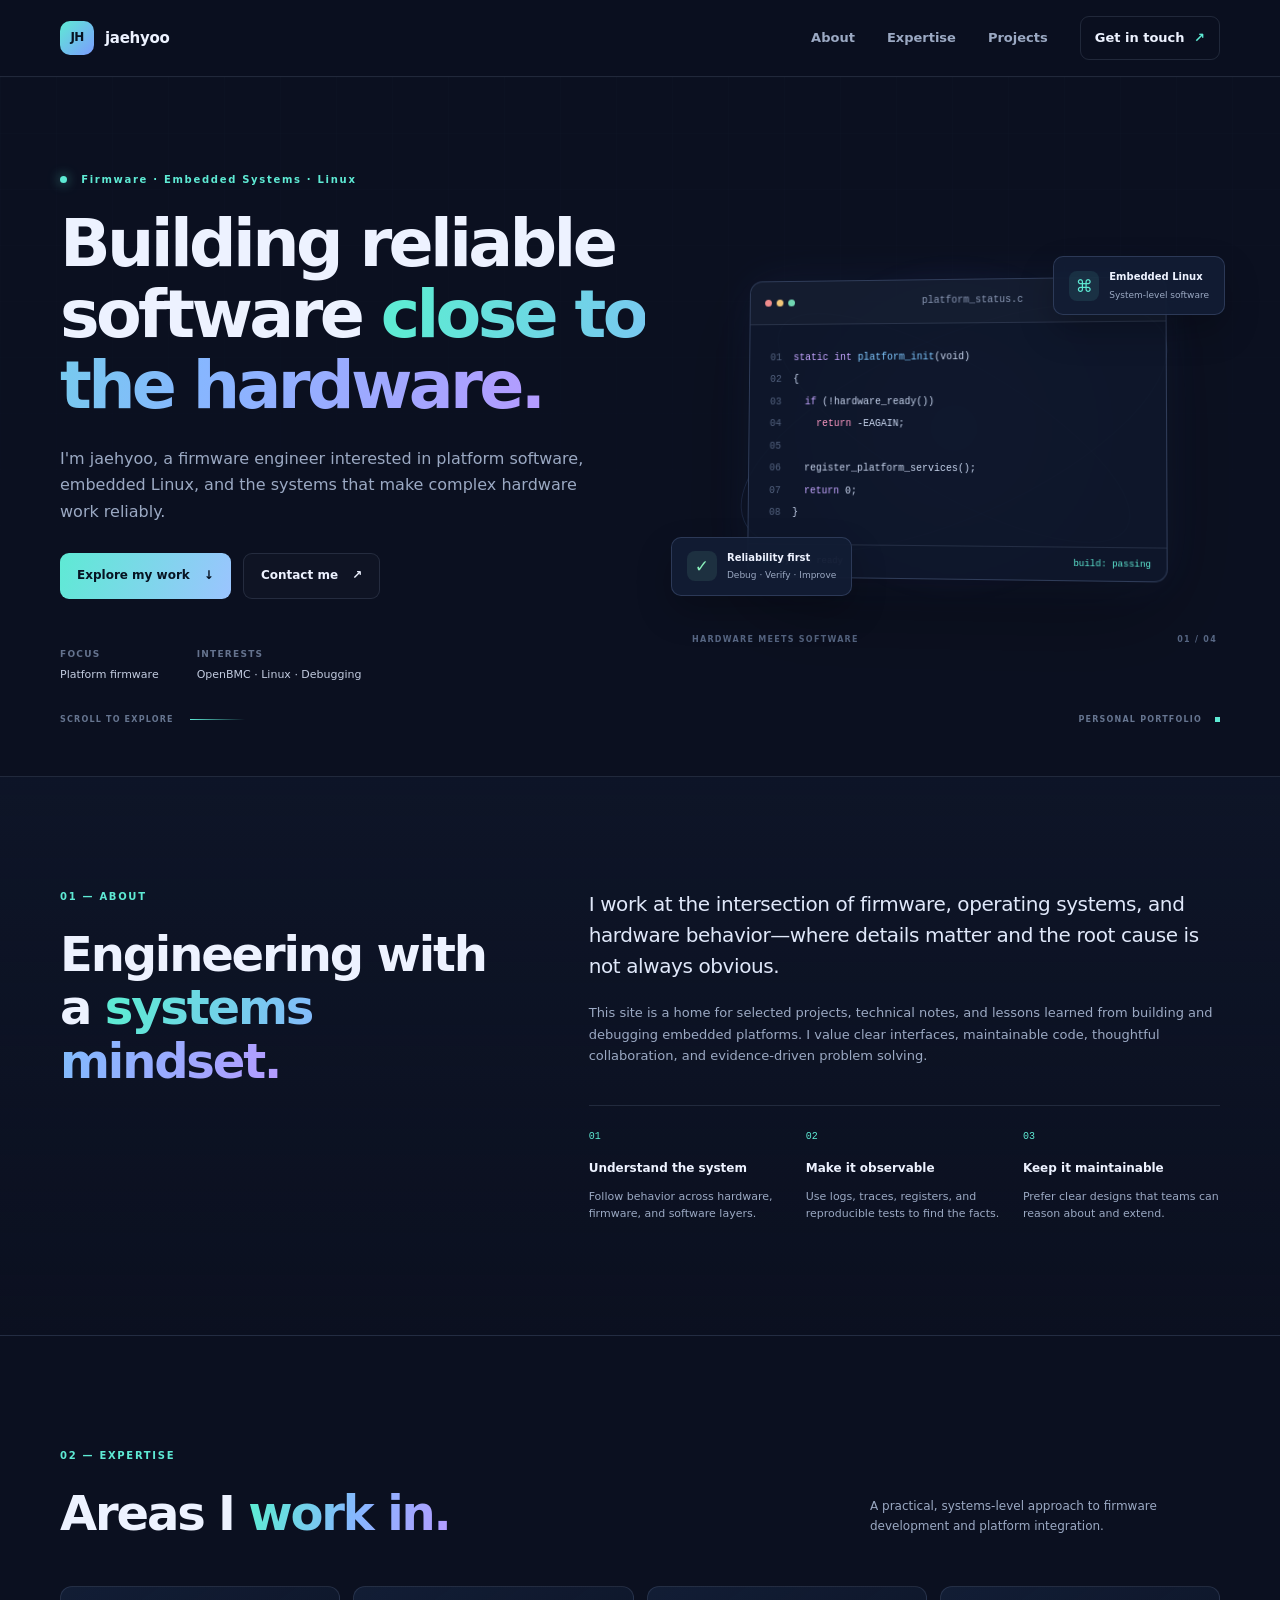
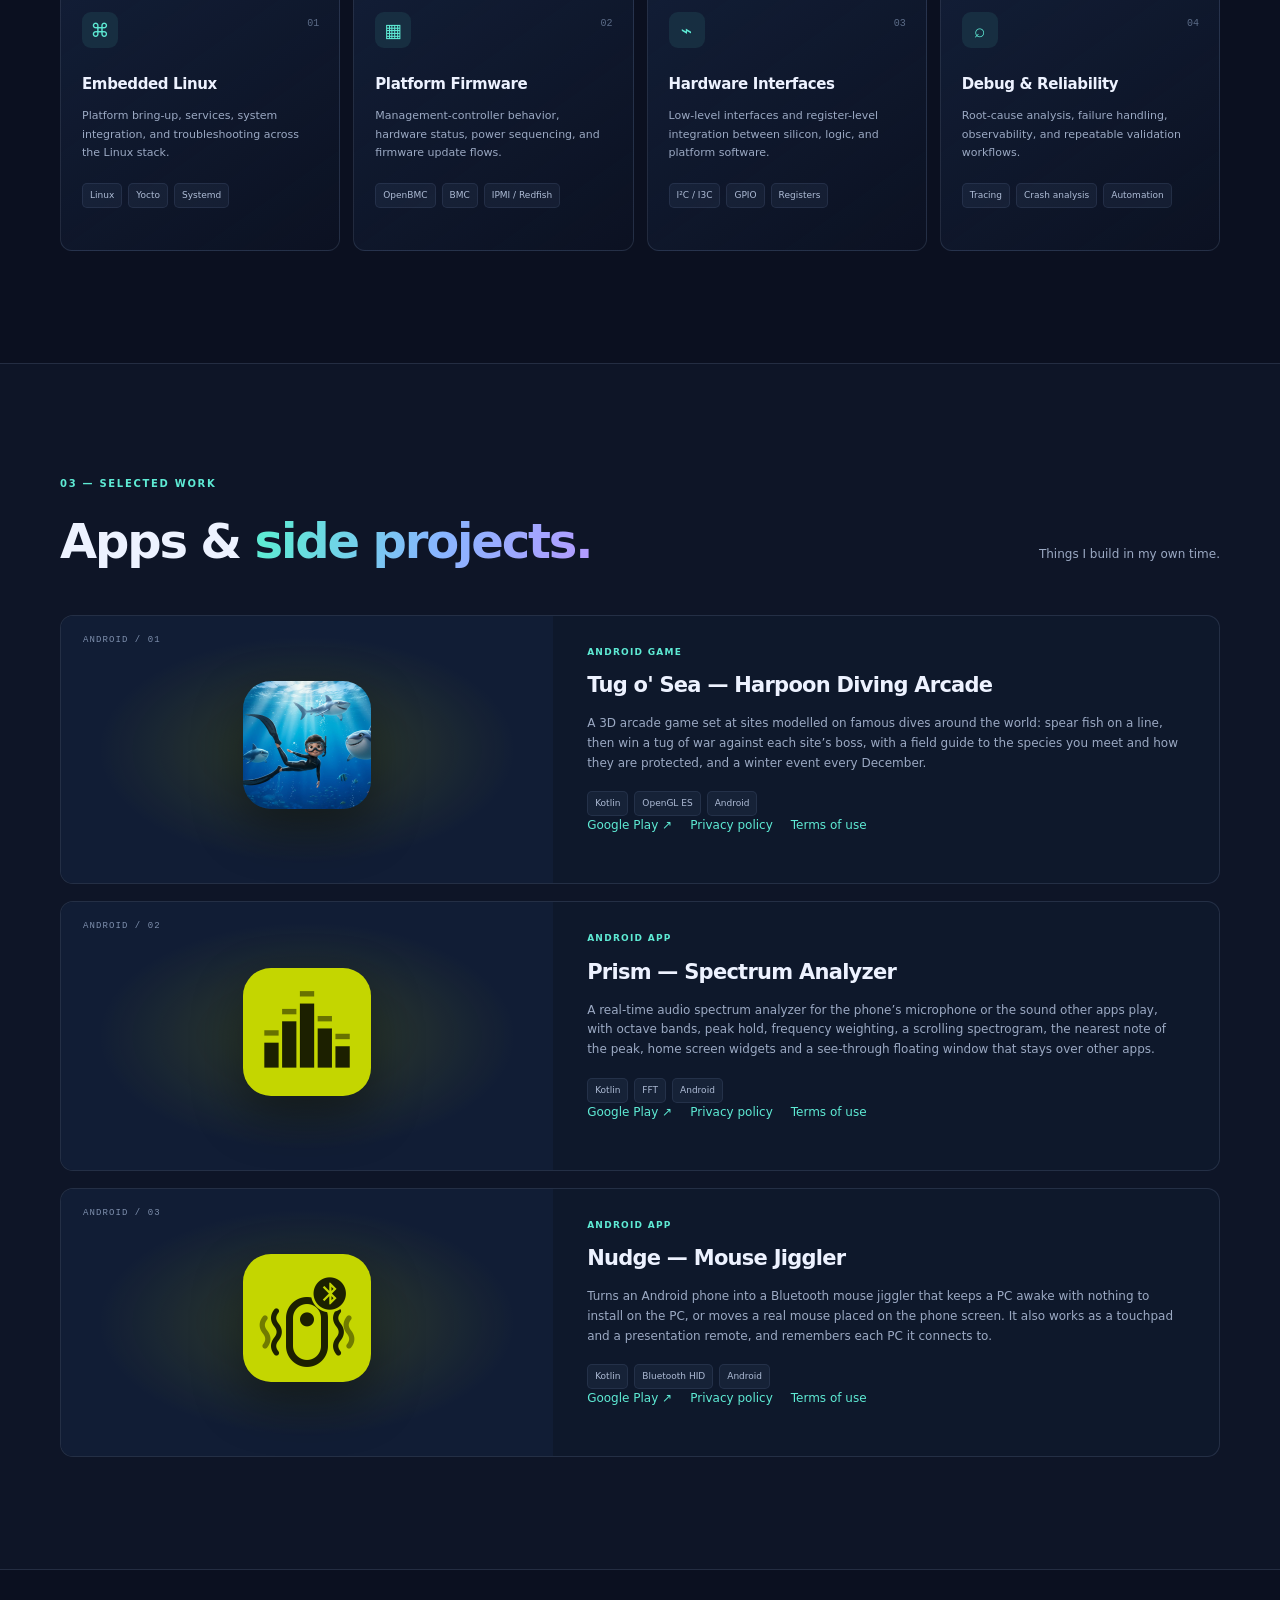
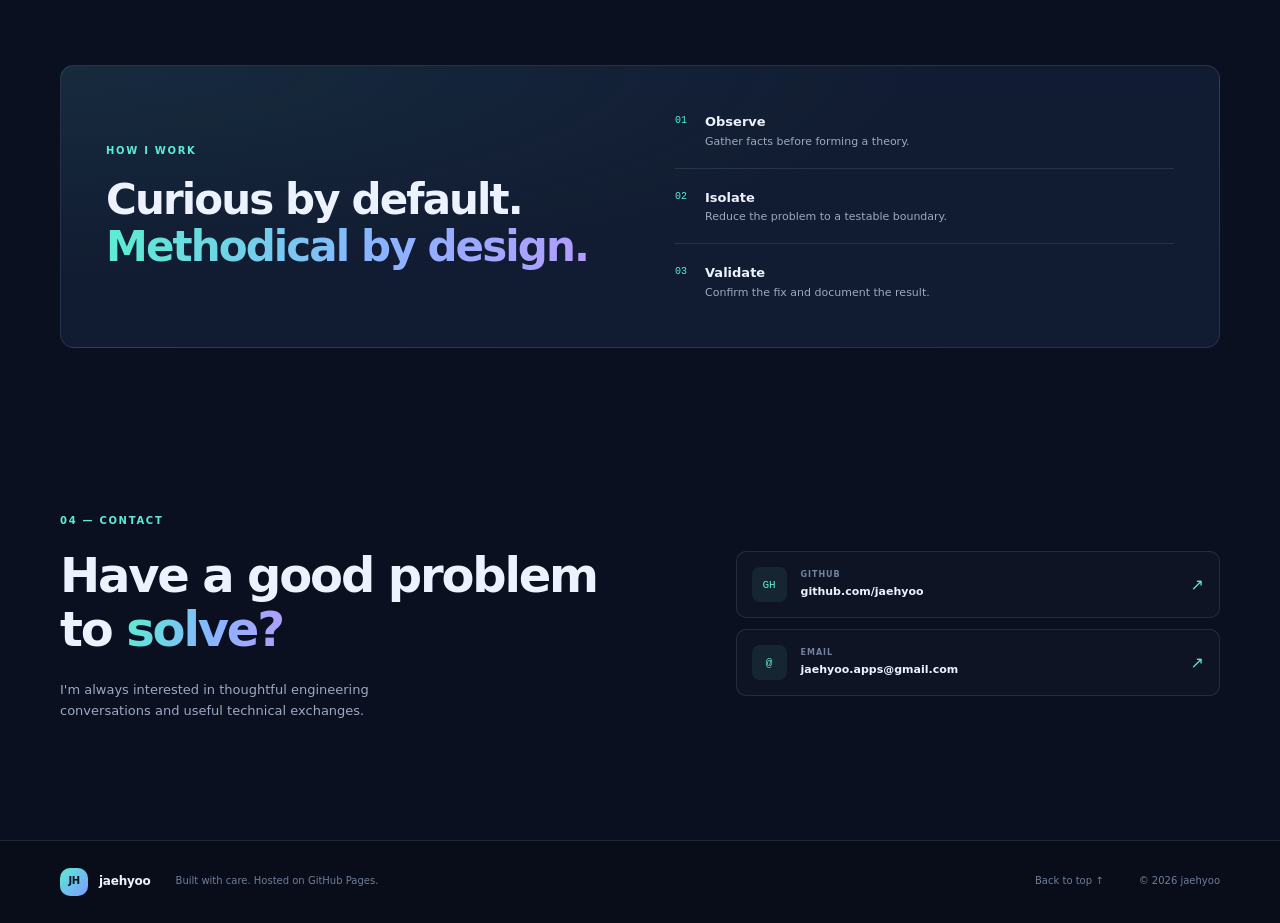
<file: index.html>
<!doctype html>
<html lang="en">
<head>
  <meta charset="utf-8">
  <meta name="viewport" content="width=device-width, initial-scale=1">
  <meta name="theme-color" content="#0b1020">
  <meta name="description" content="jaehyoo — Firmware Engineer focused on embedded systems, Linux, and platform firmware.">
  <title>jaehyoo | Firmware Engineer</title>
  <link rel="icon" href="assets/favicon.svg" type="image/svg+xml">
  <link rel="stylesheet" href="styles.css">
  <script src="script.js" defer></script>
</head>
<body>
  <a class="skip-link" href="#main">Skip to content</a>
  <header class="site-header">
    <div class="container nav-wrap">
      <a class="wordmark" href="#home" aria-label="jaehyoo home"><span class="wordmark-mark">JH</span><span>jaehyoo</span></a>
      <button class="menu-toggle" type="button" aria-expanded="false" aria-controls="primary-nav">
        <span class="sr-only">Toggle navigation</span><span></span><span></span><span></span>
      </button>
      <nav id="primary-nav" class="nav-links" aria-label="Main navigation">
        <a href="#about">About</a>
        <a href="#focus">Expertise</a>
        <a href="#projects">Projects</a>
        <a href="#contact" class="nav-cta">Get in touch <span aria-hidden="true">↗</span></a>
      </nav>
    </div>
  </header>

  <main id="main">
    <section class="hero section" id="home">
      <div class="hero-grid container">
        <div class="hero-copy">
          <p class="eyebrow"><span class="status-dot"></span> Firmware · Embedded Systems · Linux</p>
          <h1>Building reliable software <span class="gradient-text">close to the hardware.</span></h1>
          <p class="hero-lede">I'm jaehyoo, a firmware engineer interested in platform software, embedded Linux, and the systems that make complex hardware work reliably.</p>
          <div class="hero-actions">
            <a class="button button-primary" href="#projects">Explore my work <span aria-hidden="true">↓</span></a>
            <a class="button button-secondary" href="#contact">Contact me <span aria-hidden="true">↗</span></a>
          </div>
          <div class="hero-meta">
            <div><span class="meta-label">FOCUS</span><span>Platform firmware</span></div>
            <div><span class="meta-label">INTERESTS</span><span>OpenBMC · Linux · Debugging</span></div>
          </div>
        </div>
        <div class="hero-visual" aria-label="Decorative illustration of a system board and code">
          <div class="visual-glow"></div>
          <div class="circuit circuit-one"></div><div class="circuit circuit-two"></div>
          <div class="code-window">
            <div class="window-bar"><span></span><span></span><span></span><p>platform_status.c</p></div>
            <div class="code-lines" aria-hidden="true">
              <div><i>01</i><span class="code-purple">static int</span> <span class="code-blue">platform_init</span>(void)</div>
              <div><i>02</i>{</div>
              <div><i>03</i>&nbsp;&nbsp;<span class="code-purple">if</span> (!hardware_ready())</div>
              <div><i>04</i>&nbsp;&nbsp;&nbsp;&nbsp;<span class="code-pink">return</span> -EAGAIN;</div>
              <div><i>05</i></div>
              <div><i>06</i>&nbsp;&nbsp;register_platform_services();</div>
              <div><i>07</i>&nbsp;&nbsp;<span class="code-purple">return</span> 0;</div>
              <div><i>08</i>}</div>
            </div>
            <div class="terminal-status"><span class="status-dot"></span> system ready <span class="terminal-right">build: passing</span></div>
          </div>
          <div class="floating-chip chip-top"><span class="chip-icon">⌘</span><div><strong>Embedded Linux</strong><small>System-level software</small></div></div>
          <div class="floating-chip chip-bottom"><span class="chip-icon chip-green">✓</span><div><strong>Reliability first</strong><small>Debug · Verify · Improve</small></div></div>
          <div class="visual-caption">HARDWARE MEETS SOFTWARE <span>01 / 04</span></div>
        </div>
      </div>
      <div class="hero-bottom container"><span>SCROLL TO EXPLORE</span><div class="scroll-line"></div><span class="hero-bottom-right">PERSONAL PORTFOLIO <span class="tiny-square"></span></span></div>
    </section>

    <section class="section about-section" id="about">
      <div class="container section-grid">
        <div class="section-heading">
          <p class="eyebrow">01 — ABOUT</p>
          <h2>Engineering with a <span class="gradient-text">systems mindset.</span></h2>
        </div>
        <div class="about-content">
          <p class="large-copy">I work at the intersection of firmware, operating systems, and hardware behavior—where details matter and the root cause is not always obvious.</p>
          <p>This site is a home for selected projects, technical notes, and lessons learned from building and debugging embedded platforms. I value clear interfaces, maintainable code, thoughtful collaboration, and evidence-driven problem solving.</p>
          <div class="principles">
            <div><span class="principle-number">01</span><strong>Understand the system</strong><p>Follow behavior across hardware, firmware, and software layers.</p></div>
            <div><span class="principle-number">02</span><strong>Make it observable</strong><p>Use logs, traces, registers, and reproducible tests to find the facts.</p></div>
            <div><span class="principle-number">03</span><strong>Keep it maintainable</strong><p>Prefer clear designs that teams can reason about and extend.</p></div>
          </div>
        </div>
      </div>
    </section>

    <section class="section focus-section" id="focus">
      <div class="container">
        <div class="section-heading section-heading-wide">
          <div><p class="eyebrow">02 — EXPERTISE</p><h2>Areas I <span class="gradient-text">work in.</span></h2></div>
          <p class="section-intro">A practical, systems-level approach to firmware development and platform integration.</p>
        </div>
        <div class="expertise-grid">
          <article class="expertise-card"><div class="card-icon">⌘</div><span class="card-index">01</span><h3>Embedded Linux</h3><p>Platform bring-up, services, system integration, and troubleshooting across the Linux stack.</p><div class="tag-list"><span>Linux</span><span>Yocto</span><span>Systemd</span></div></article>
          <article class="expertise-card"><div class="card-icon">▦</div><span class="card-index">02</span><h3>Platform Firmware</h3><p>Management-controller behavior, hardware status, power sequencing, and firmware update flows.</p><div class="tag-list"><span>OpenBMC</span><span>BMC</span><span>IPMI / Redfish</span></div></article>
          <article class="expertise-card"><div class="card-icon">⌁</div><span class="card-index">03</span><h3>Hardware Interfaces</h3><p>Low-level interfaces and register-level integration between silicon, logic, and platform software.</p><div class="tag-list"><span>I²C / I3C</span><span>GPIO</span><span>Registers</span></div></article>
          <article class="expertise-card"><div class="card-icon">⌕</div><span class="card-index">04</span><h3>Debug & Reliability</h3><p>Root-cause analysis, failure handling, observability, and repeatable validation workflows.</p><div class="tag-list"><span>Tracing</span><span>Crash analysis</span><span>Automation</span></div></article>
        </div>
      </div>
    </section>

    <section class="section projects-section" id="projects">
      <div class="container">
        <div class="section-heading section-heading-wide">
          <div><p class="eyebrow">03 — SELECTED WORK</p><h2>Apps &amp; <span class="gradient-text">side projects.</span></h2></div>
          <p class="section-intro">Things I build in my own time.</p>
        </div>
        <div class="project-list">
          <article class="project-card">
            <div class="project-art art-tugosea"><div class="art-label">ANDROID / 01</div><a class="app-link" href="https://play.google.com/store/apps/details?id=io.github.jaehyoo.tugosea" target="_blank" rel="noreferrer" aria-label="Tug o' Sea on Google Play"><img class="app-icon" src="assets/tugosea-icon.jpg" alt="Tug o' Sea app icon" width="128" height="128"></a></div>
            <div class="project-details"><div class="project-kicker">ANDROID GAME</div><h3><a class="title-link" href="https://play.google.com/store/apps/details?id=io.github.jaehyoo.tugosea" target="_blank" rel="noreferrer">Tug o' Sea &mdash; Harpoon Diving Arcade</a></h3><p>A 3D arcade game set at sites modelled on famous dives around the world: spear fish on a line, then win a tug of war against each site&rsquo;s boss, with a field guide to the species you meet and how they are protected, and a winter event every December.</p><div class="tag-list"><span>Kotlin</span><span>OpenGL ES</span><span>Android</span></div><p class="project-links"><a href="https://play.google.com/store/apps/details?id=io.github.jaehyoo.tugosea" target="_blank" rel="noreferrer">Google Play <span aria-hidden="true">↗</span></a><a href="tugosea/privacy/">Privacy policy</a><a href="tugosea/terms/">Terms of use</a></p></div>
          </article>
          <article class="project-card">
            <div class="project-art art-prism"><div class="art-label">ANDROID / 02</div><a class="app-link" href="https://play.google.com/store/apps/details?id=io.github.jaehyoo.prism" target="_blank" rel="noreferrer" aria-label="Prism on Google Play"><img class="app-icon" src="assets/prism-icon.png" alt="Prism app icon" width="128" height="128"></a></div>
            <div class="project-details"><div class="project-kicker">ANDROID APP</div><h3><a class="title-link" href="https://play.google.com/store/apps/details?id=io.github.jaehyoo.prism" target="_blank" rel="noreferrer">Prism &mdash; Spectrum Analyzer</a></h3><p>A real-time audio spectrum analyzer for the phone&rsquo;s microphone or the sound other apps play, with octave bands, peak hold, frequency weighting, a scrolling spectrogram, the nearest note of the peak, home screen widgets and a see-through floating window that stays over other apps.</p><div class="tag-list"><span>Kotlin</span><span>FFT</span><span>Android</span></div><p class="project-links"><a href="https://play.google.com/store/apps/details?id=io.github.jaehyoo.prism" target="_blank" rel="noreferrer">Google Play <span aria-hidden="true">↗</span></a><a href="prism/privacy/">Privacy policy</a><a href="prism/terms/">Terms of use</a></p></div>
          </article>
          <article class="project-card">
            <div class="project-art art-nudge"><div class="art-label">ANDROID / 03</div><a class="app-link" href="https://play.google.com/store/apps/details?id=io.github.jaehyoo.nudge" target="_blank" rel="noreferrer" aria-label="Nudge on Google Play"><img class="app-icon" src="assets/nudge-icon.png" alt="Nudge app icon" width="128" height="128"></a></div>
            <div class="project-details"><div class="project-kicker">ANDROID APP</div><h3><a class="title-link" href="https://play.google.com/store/apps/details?id=io.github.jaehyoo.nudge" target="_blank" rel="noreferrer">Nudge &mdash; Mouse Jiggler</a></h3><p>Turns an Android phone into a Bluetooth mouse jiggler that keeps a PC awake with nothing to install on the PC, or moves a real mouse placed on the phone screen. It also works as a touchpad and a presentation remote, and remembers each PC it connects to.</p><div class="tag-list"><span>Kotlin</span><span>Bluetooth HID</span><span>Android</span></div><p class="project-links"><a href="https://play.google.com/store/apps/details?id=io.github.jaehyoo.nudge" target="_blank" rel="noreferrer">Google Play <span aria-hidden="true">↗</span></a><a href="nudge/privacy/">Privacy policy</a><a href="nudge/terms/">Terms of use</a></p></div>
          </article>
        </div>
      </div>
    </section>

    <section class="section approach-section">
      <div class="container approach-panel">
        <div><p class="eyebrow">HOW I WORK</p><h2>Curious by default.<br><span class="gradient-text">Methodical by design.</span></h2></div>
        <div class="approach-steps"><div><span>01</span><p><strong>Observe</strong><br>Gather facts before forming a theory.</p></div><div><span>02</span><p><strong>Isolate</strong><br>Reduce the problem to a testable boundary.</p></div><div><span>03</span><p><strong>Validate</strong><br>Confirm the fix and document the result.</p></div></div>
      </div>
    </section>

    <section class="section contact-section" id="contact">
      <div class="container contact-panel">
        <div><p class="eyebrow">04 — CONTACT</p><h2>Have a good problem<br>to <span class="gradient-text">solve?</span></h2><p class="contact-copy">I'm always interested in thoughtful engineering conversations and useful technical exchanges.</p></div>
        <div class="contact-links">
          <a class="contact-link" href="https://github.com/jaehyoo" target="_blank" rel="noreferrer"><span class="contact-link-icon">GH</span><span><small>GITHUB</small><strong>github.com/jaehyoo</strong></span><span class="arrow">↗</span></a>
          <a class="contact-link" href="mailto:jaehyoo.apps@gmail.com"><span class="contact-link-icon">@</span><span><small>EMAIL</small><strong>jaehyoo.apps@gmail.com</strong></span><span class="arrow">↗</span></a>
        </div>
      </div>
    </section>
  </main>

  <footer class="site-footer"><div class="container footer-inner"><a class="wordmark" href="#home"><span class="wordmark-mark">JH</span><span>jaehyoo</span></a><p>Built with care. Hosted on GitHub Pages.</p><a href="#home" class="back-top">Back to top ↑</a><span class="copyright">© <span id="year">2026</span> jaehyoo</span></div></footer>
</body>
</html>
</file>
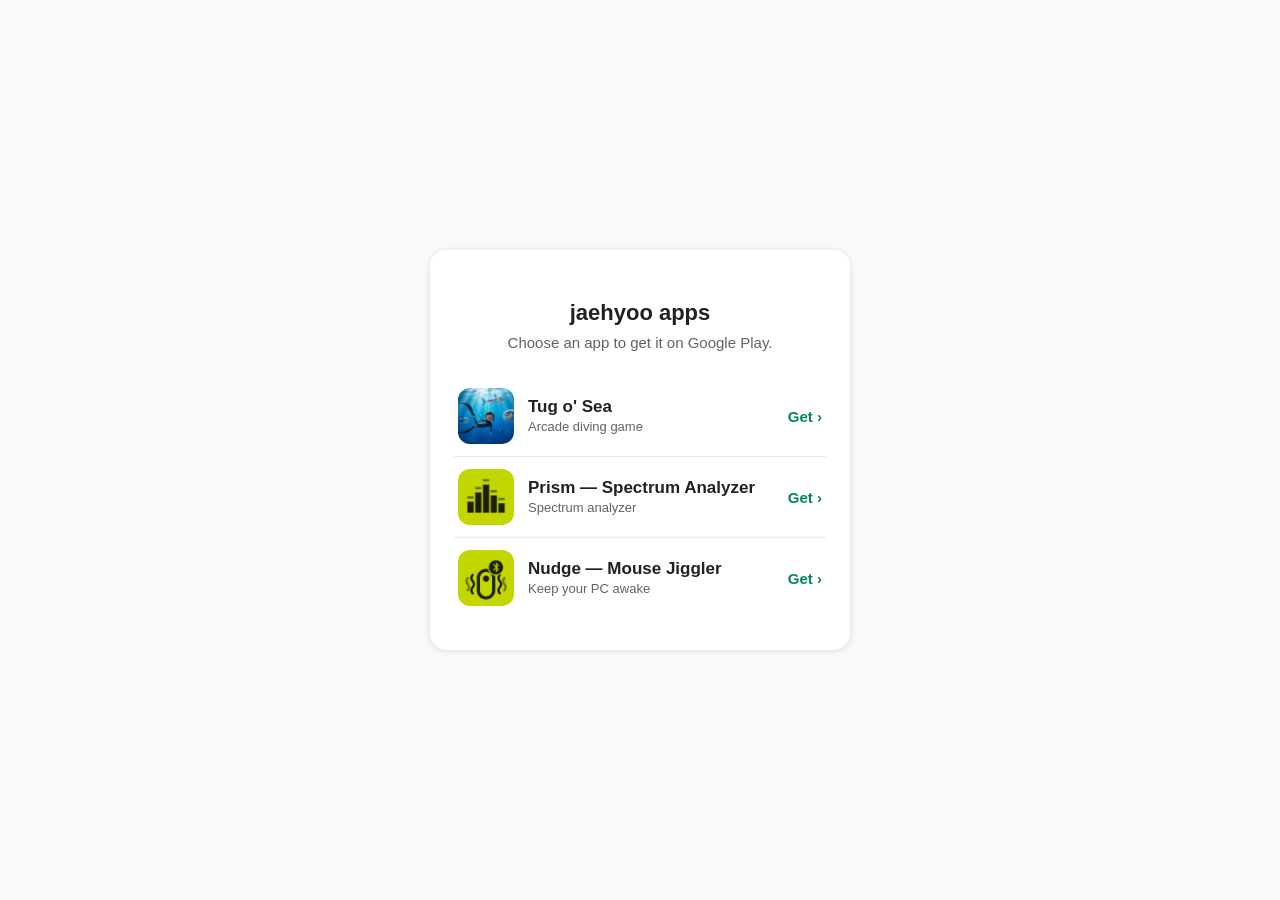
<file: get/index.html>
<!DOCTYPE html>
<html lang="en">
<head>
<meta charset="utf-8">
<meta name="viewport" content="width=device-width, initial-scale=1">
<meta name="robots" content="noindex">
<title>Get the app on Google Play</title>
<style>
  * { box-sizing: border-box; margin: 0; padding: 0; }
  body { font-family: -apple-system, "Segoe UI", Roboto, "Helvetica Neue", Arial, sans-serif; background: #f8f9fa; color: #202124; min-height: 100vh; display: flex; align-items: center; justify-content: center; padding: 24px; }
  .card { background: #fff; border-radius: 16px; box-shadow: 0 1px 6px rgba(0,0,0,.12); max-width: 420px; width: 100%; padding: 32px 24px; text-align: center; }
  .icon { width: 96px; height: 96px; border-radius: 20px; object-fit: cover; box-shadow: 0 2px 8px rgba(0,0,0,.18); }
  h1 { font-size: 22px; margin: 18px 0 6px; }
  .sub { color: #5f6368; font-size: 15px; line-height: 1.5; margin-bottom: 22px; }
  .btn { display: block; background: #01875f; color: #fff; text-decoration: none; font-size: 17px; font-weight: 600; padding: 14px 20px; border-radius: 999px; margin-bottom: 12px; }
  .btn:active { background: #016a4b; }
  .btn.secondary { background: #fff; color: #01875f; border: 1px solid #dadce0; font-weight: 500; }
  .fallback { display: none; margin-top: 18px; padding-top: 18px; border-top: 1px solid #e8eaed; text-align: left; }
  .fallback p { font-size: 14px; line-height: 1.6; color: #3c4043; margin-bottom: 10px; }
  .fallback b { color: #202124; }
  .web { font-size: 13px; color: #5f6368; margin-top: 14px; }
  .web a { color: #1a73e8; }
  .app-list { text-align: left; }
  .app-row { display: flex; align-items: center; gap: 14px; padding: 12px 4px; border-bottom: 1px solid #e8eaed; text-decoration: none; color: #202124; }
  .app-row:last-child { border-bottom: none; }
  .app-row img { width: 56px; height: 56px; border-radius: 12px; object-fit: cover; }
  .app-row .name { font-size: 17px; font-weight: 600; }
  .app-row .tag { font-size: 13px; color: #5f6368; }
  .app-row .go { margin-left: auto; color: #01875f; font-weight: 600; font-size: 15px; white-space: nowrap; }
</style>
</head>
<body>
<div class="card" id="card">
  <div id="loading">Opening Google Play…</div>
</div>
<script>
(function () {
  var APPS = {
    tug:    { name: "Tug o' Sea",                pkg: "io.github.jaehyoo.tugosea", icon: "../assets/tugosea-icon.jpg", tag: "Arcade diving game" },
    prism:  { name: "Prism — Spectrum Analyzer", pkg: "io.github.jaehyoo.prism",   icon: "../assets/prism-icon.png", tag: "Spectrum analyzer" },
    nudge:  { name: "Nudge — Mouse Jiggler",     pkg: "io.github.jaehyoo.nudge",   icon: "../assets/nudge-icon.png", tag: "Keep your PC awake" }
  };
  // Fallback strings in the apps' 19 languages. Picked from the visitor's
  // browser language (navigator.language); English is the default.
  var STR = {
    en:    { fbTitle: "Didn't the store open?", fbBody: "Tap <b>\u22ee</b> at the top right and choose <b>Open in Chrome</b>. Or tap the button below to try again.", retry: "Try again", trouble: "Having trouble?", webLink: "Open the Play Store web page", choose: "Choose an app to get it on Google Play." },
    ko:    { fbTitle: "\uc2a4\ud1a0\uc5b4\uac00 \uc5f4\ub9ac\uc9c0 \uc54a\uc558\ub098\uc694?", fbBody: "\uc624\ub978\ucabd \uc704 <b>\u22ee</b> \uba54\ub274\uc5d0\uc11c <b>Chrome\uc5d0\uc11c \uc5f4\uae30</b>\ub97c \ub20c\ub7ec\uc8fc\uc138\uc694. \ub610\ub294 \uc544\ub798 \ubc84\ud2bc\uc744 \ub2e4\uc2dc \ub20c\ub7ec\uc8fc\uc138\uc694.", retry: "\ub2e4\uc2dc \uc2dc\ub3c4\ud558\uae30", trouble: "\ubb38\uc81c\uac00 \uc788\ub098\uc694?", webLink: "Play \uc2a4\ud1a0\uc5b4 \uc6f9\ud398\uc774\uc9c0\ub85c \uc5f4\uae30", choose: "Google Play\uc5d0\uc11c \ubc1b\uc744 \uc571\uc744 \uc120\ud0dd\ud558\uc138\uc694." },
    ja:    { fbTitle: "\u30b9\u30c8\u30a2\u304c\u958b\u304d\u307e\u305b\u3093\u3067\u3057\u305f\u304b\uff1f", fbBody: "\u53f3\u4e0a\u306e <b>\u22ee</b> \u30e1\u30cb\u30e5\u30fc\u304b\u3089\u300c<b>Chrome\u3067\u958b\u304f</b>\u300d\u3092\u9078\u3093\u3067\u304f\u3060\u3055\u3044\u3002\u307e\u305f\u306f\u4e0b\u306e\u30dc\u30bf\u30f3\u3092\u3082\u3046\u4e00\u5ea6\u30bf\u30c3\u30d7\u3057\u3066\u304f\u3060\u3055\u3044\u3002", retry: "\u3082\u3046\u4e00\u5ea6\u8a66\u3059", trouble: "\u304a\u56f0\u308a\u3067\u3059\u304b\uff1f", webLink: "Play \u30b9\u30c8\u30a2\u306e\u30a6\u30a7\u30d6\u30da\u30fc\u30b8\u3092\u958b\u304f", choose: "Google Play\u3067\u5165\u624b\u3059\u308b\u30a2\u30d7\u30ea\u3092\u9078\u3093\u3067\u304f\u3060\u3055\u3044\u3002" },
    "zh-CN": { fbTitle: "\u5546\u5e97\u6ca1\u6709\u6253\u5f00\u5417\uff1f", fbBody: "\u70b9\u51fb\u53f3\u4e0a\u89d2\u7684 <b>\u22ee</b> \u83dc\u5355\uff0c\u7136\u540e\u9009\u62e9\u201c<b>\u5728 Chrome \u4e2d\u6253\u5f00</b>\u201d\u3002\u6216\u518d\u6b21\u70b9\u51fb\u4e0b\u65b9\u6309\u94ae\u3002", retry: "\u91cd\u8bd5", trouble: "\u9047\u5230\u95ee\u9898\uff1f", webLink: "\u6253\u5f00 Play \u5546\u5e97\u7f51\u9875", choose: "\u9009\u62e9\u8981\u5728 Google Play \u4e0a\u83b7\u53d6\u7684\u5e94\u7528\u3002" },
    "zh-TW": { fbTitle: "\u5546\u5e97\u6c92\u6709\u6253\u958b\u55ce\uff1f", fbBody: "\u9ede\u64ca\u53f3\u4e0a\u89d2\u7684 <b>\u22ee</b> \u9078\u55ae\uff0c\u7136\u5f8c\u9078\u64c7\u300c<b>\u5728 Chrome \u4e2d\u958b\u555f</b>\u300d\u3002\u6216\u518d\u6b21\u9ede\u64ca\u4e0b\u65b9\u6309\u9215\u3002", retry: "\u91cd\u8a66", trouble: "\u9047\u5230\u554f\u984c\uff1f", webLink: "\u6253\u958b Play \u5546\u5e97\u7db2\u9801", choose: "\u9078\u64c7\u8981\u5728 Google Play \u4e0a\u53d6\u5f97\u7684\u61c9\u7528\u7a0b\u5f0f\u3002" },
    es:    { fbTitle: "\u00bfNo se abri\u00f3 la tienda?", fbBody: "Toca <b>\u22ee</b> en la parte superior derecha y elige <b>Abrir en Chrome</b>. O toca el bot\u00f3n de abajo para intentarlo de nuevo.", retry: "Intentar de nuevo", trouble: "\u00bfProblemas?", webLink: "Abrir la p\u00e1gina web de Play Store", choose: "Elige una app para conseguirla en Google Play." },
    fr:    { fbTitle: "La boutique ne s'est pas ouverte ?", fbBody: "Appuyez sur <b>\u22ee</b> en haut \u00e0 droite et choisissez \u00ab <b>Ouvrir dans Chrome</b> \u00bb. Ou appuyez \u00e0 nouveau sur le bouton ci-dessous.", retry: "R\u00e9essayer", trouble: "Un probl\u00e8me ?", webLink: "Ouvrir la page web du Play Store", choose: "Choisissez une app \u00e0 t\u00e9l\u00e9charger sur Google Play." },
    de:    { fbTitle: "Hat sich der Store nicht ge\u00f6ffnet?", fbBody: "Tippe oben rechts auf <b>\u22ee</b> und w\u00e4hle <b>In Chrome \u00f6ffnen</b>. Oder tippe unten erneut auf die Schaltfl\u00e4che.", retry: "Erneut versuchen", trouble: "Probleme?", webLink: "Play-Store-Webseite \u00f6ffnen", choose: "W\u00e4hle eine App, um sie bei Google Play zu laden." },
    it:    { fbTitle: "Lo store non si \u00e8 aperto?", fbBody: "Tocca <b>\u22ee</b> in alto a destra e scegli <b>Apri in Chrome</b>. Oppure tocca di nuovo il pulsante qui sotto.", retry: "Riprova", trouble: "Problemi?", webLink: "Apri la pagina web del Play Store", choose: "Scegli un'app da scaricare su Google Play." },
    pt:    { fbTitle: "A loja n\u00e3o abriu?", fbBody: "Toque em <b>\u22ee</b> no canto superior direito e escolha <b>Abrir no Chrome</b>. Ou toque no bot\u00e3o abaixo para tentar novamente.", retry: "Tentar novamente", trouble: "Problemas?", webLink: "Abrir a p\u00e1gina web da Play Store", choose: "Escolha um app para baixar no Google Play." },
    ru:    { fbTitle: "\u041c\u0430\u0433\u0430\u0437\u0438\u043d \u043d\u0435 \u043e\u0442\u043a\u0440\u044b\u043b\u0441\u044f?", fbBody: "\u041d\u0430\u0436\u043c\u0438\u0442\u0435 <b>\u22ee</b> \u0432 \u043f\u0440\u0430\u0432\u043e\u043c \u0432\u0435\u0440\u0445\u043d\u0435\u043c \u0443\u0433\u043b\u0443 \u0438 \u0432\u044b\u0431\u0435\u0440\u0438\u0442\u0435 \u00ab<b>\u041e\u0442\u043a\u0440\u044b\u0442\u044c \u0432 Chrome</b>\u00bb. \u0418\u043b\u0438 \u043d\u0430\u0436\u043c\u0438\u0442\u0435 \u043a\u043d\u043e\u043f\u043a\u0443 \u043d\u0438\u0436\u0435 \u0435\u0449\u0451 \u0440\u0430\u0437.", retry: "\u041f\u043e\u043f\u0440\u043e\u0431\u043e\u0432\u0430\u0442\u044c \u0441\u043d\u043e\u0432\u0430", trouble: "\u041f\u0440\u043e\u0431\u043b\u0435\u043c\u044b?", webLink: "\u041e\u0442\u043a\u0440\u044b\u0442\u044c \u0432\u0435\u0431-\u0441\u0442\u0440\u0430\u043d\u0438\u0446\u0443 Play \u041c\u0430\u0440\u043a\u0435\u0442\u0430", choose: "\u0412\u044b\u0431\u0435\u0440\u0438\u0442\u0435 \u043f\u0440\u0438\u043b\u043e\u0436\u0435\u043d\u0438\u0435, \u0447\u0442\u043e\u0431\u044b \u0441\u043a\u0430\u0447\u0430\u0442\u044c \u0435\u0433\u043e \u0432 Google Play." },
    nl:    { fbTitle: "Is de winkel niet geopend?", fbBody: "Tik rechtsboven op <b>\u22ee</b> en kies <b>Openen in Chrome</b>. Of tik hieronder opnieuw op de knop.", retry: "Opnieuw proberen", trouble: "Problemen?", webLink: "Play Store-webpagina openen", choose: "Kies een app om te downloaden via Google Play." },
    pl:    { fbTitle: "Sklep si\u0119 nie otworzy\u0142?", fbBody: "Dotknij <b>\u22ee</b> w prawym g\u00f3rnym rogu i wybierz \u201e<b>Otw\u00f3rz w Chrome</b>\u201d. Lub dotknij przycisk poni\u017cej ponownie.", retry: "Spr\u00f3buj ponownie", trouble: "Problemy?", webLink: "Otw\u00f3rz stron\u0119 internetow\u0105 Sklepu Play", choose: "Wybierz aplikacj\u0119, aby pobra\u0107 j\u0105 z Google Play." },
    tr:    { fbTitle: "Ma\u011faza a\u00e7\u0131lmad\u0131 m\u0131?", fbBody: "Sa\u011f \u00fcstteki <b>\u22ee</b> simgesine dokunup <b>Chrome'da a\u00e7</b>'\u0131 se\u00e7in. Veya a\u015fa\u011f\u0131daki d\u00fc\u011fmeye tekrar dokunun.", retry: "Tekrar dene", trouble: "Sorun mu var?", webLink: "Play Store web sayfas\u0131n\u0131 a\u00e7", choose: "Google Play'den almak i\u00e7in bir uygulama se\u00e7in." },
    id:    { fbTitle: "Toko tidak terbuka?", fbBody: "Ketuk <b>\u22ee</b> di kanan atas dan pilih <b>Buka di Chrome</b>. Atau ketuk tombol di bawah lagi.", retry: "Coba lagi", trouble: "Ada masalah?", webLink: "Buka halaman web Play Store", choose: "Pilih aplikasi untuk didapatkan di Google Play." },
    vi:    { fbTitle: "C\u1eeda h\u00e0ng kh\u00f4ng m\u1edf?", fbBody: "Nh\u1ea5n <b>\u22ee</b> \u1edf g\u00f3c tr\u00ean b\u00ean ph\u1ea3i v\u00e0 ch\u1ecdn <b>M\u1edf trong Chrome</b>. Ho\u1eb7c nh\u1ea5n l\u1ea1i n\u00fat b\u00ean d\u01b0\u1edbi.", retry: "Th\u1eed l\u1ea1i", trouble: "G\u1eb7p s\u1ef1 c\u1ed1?", webLink: "M\u1edf trang web C\u1eeda h\u00e0ng Play", choose: "Ch\u1ecdn m\u1ed9t \u1ee9ng d\u1ee5ng \u0111\u1ec3 t\u1ea3i tr\u00ean Google Play." },
    th:    { fbTitle: "\u0e23\u0e49\u0e32\u0e19\u0e04\u0e49\u0e32\u0e44\u0e21\u0e48\u0e40\u0e1b\u0e34\u0e14\u0e43\u0e0a\u0e48\u0e44\u0e2b\u0e21?", fbBody: "\u0e41\u0e15\u0e30 <b>\u22ee</b> \u0e17\u0e35\u0e48\u0e21\u0e38\u0e21\u0e02\u0e27\u0e32\u0e1a\u0e19 \u0e41\u0e25\u0e49\u0e27\u0e40\u0e25\u0e37\u0e2d\u0e01 <b>\u0e40\u0e1b\u0e34\u0e14\u0e43\u0e19 Chrome</b> \u0e2b\u0e23\u0e37\u0e2d\u0e41\u0e15\u0e30\u0e1b\u0e38\u0e48\u0e21\u0e14\u0e49\u0e32\u0e19\u0e25\u0e48\u0e32\u0e07\u0e2d\u0e35\u0e01\u0e04\u0e23\u0e31\u0e49\u0e07", retry: "\u0e25\u0e2d\u0e07\u0e2d\u0e35\u0e01\u0e04\u0e23\u0e31\u0e49\u0e07", trouble: "\u0e21\u0e35\u0e1b\u0e31\u0e0d\u0e2b\u0e32\u0e2b\u0e23\u0e37\u0e2d\u0e44\u0e21\u0e48?", webLink: "\u0e40\u0e1b\u0e34\u0e14\u0e2b\u0e19\u0e49\u0e32\u0e40\u0e27\u0e47\u0e1a Play \u0e2a\u0e42\u0e15\u0e23\u0e4c", choose: "\u0e40\u0e25\u0e37\u0e2d\u0e01\u0e41\u0e2d\u0e1b\u0e17\u0e35\u0e48\u0e15\u0e49\u0e2d\u0e07\u0e01\u0e32\u0e23\u0e23\u0e31\u0e1a\u0e08\u0e32\u0e01 Google Play" },
    hi:    { fbTitle: "\u0938\u094d\u091f\u094b\u0930 \u0928\u0939\u0940\u0902 \u0916\u0941\u0932\u093e?", fbBody: "\u090a\u092a\u0930 \u0926\u093e\u0908\u0902 \u0913\u0930 <b>\u22ee</b> \u092a\u0930 \u091f\u0948\u092a \u0915\u0930\u0947\u0902 \u0914\u0930 <b>Chrome \u092e\u0947\u0902 \u0916\u094b\u0932\u0947\u0902</b> \u091a\u0941\u0928\u0947\u0902\u0964 \u092f\u093e \u0928\u0940\u091a\u0947 \u0926\u093f\u090f \u0917\u090f \u092c\u091f\u0928 \u0915\u094b \u092b\u093f\u0930 \u0938\u0947 \u091f\u0948\u092a \u0915\u0930\u0947\u0902\u0964", retry: "\u092a\u0941\u0928\u0903 \u092a\u094d\u0930\u092f\u093e\u0938 \u0915\u0930\u0947\u0902", trouble: "\u0938\u092e\u0938\u094d\u092f\u093e \u0939\u0948?", webLink: "Play \u0938\u094d\u091f\u094b\u0930 \u0935\u0947\u092c \u092a\u0947\u091c \u0916\u094b\u0932\u0947\u0902", choose: "Google Play \u0938\u0947 \u092a\u094d\u0930\u093e\u092a\u094d\u0924 \u0915\u0930\u0928\u0947 \u0915\u0947 \u0932\u093f\u090f \u0910\u092a \u091a\u0941\u0928\u0947\u0902\u0964" },
    uk:    { fbTitle: "\u041c\u0430\u0433\u0430\u0437\u0438\u043d \u043d\u0435 \u0432\u0456\u0434\u043a\u0440\u0438\u0432\u0441\u044f?", fbBody: "\u0422\u043e\u0440\u043a\u043d\u0456\u0442\u044c\u0441\u044f <b>\u22ee</b> \u0443 \u043f\u0440\u0430\u0432\u043e\u043c\u0443 \u0432\u0435\u0440\u0445\u043d\u044c\u043e\u043c\u0443 \u043a\u0443\u0442\u0456 \u0442\u0430 \u0432\u0438\u0431\u0435\u0440\u0456\u0442\u044c \u00ab<b>\u0412\u0456\u0434\u043a\u0440\u0438\u0442\u0438 \u0432 Chrome</b>\u00bb. \u0410\u0431\u043e \u0442\u043e\u0440\u043a\u043d\u0456\u0442\u044c\u0441\u044f \u043a\u043d\u043e\u043f\u043a\u0438 \u043d\u0438\u0436\u0447\u0435 \u0449\u0435 \u0440\u0430\u0437.", retry: "\u0421\u043f\u0440\u043e\u0431\u0443\u0432\u0430\u0442\u0438 \u0437\u043d\u043e\u0432\u0443", trouble: "\u041f\u0440\u043e\u0431\u043b\u0435\u043c\u0438?", webLink: "\u0412\u0456\u0434\u043a\u0440\u0438\u0442\u0438 \u0432\u0435\u0431-\u0441\u0442\u043e\u0440\u0456\u043d\u043a\u0443 Play \u041c\u0430\u0440\u043a\u0435\u0442\u0443", choose: "\u0412\u0438\u0431\u0435\u0440\u0456\u0442\u044c \u0437\u0430\u0441\u0442\u043e\u0441\u0443\u043d\u043e\u043a, \u0449\u043e\u0431 \u043e\u0442\u0440\u0438\u043c\u0430\u0442\u0438 \u0439\u043e\u0433\u043e \u0432 Google Play." }
  };
  function pickLang() {
    var lang = (navigator.language || navigator.userLanguage || "en").replace("_", "-");
    var parts = lang.split("-");
    var base = parts[0].toLowerCase();
    if (base === "zh") {
      var region = (parts[1] || "").toUpperCase();
      return (region === "TW" || region === "HK" || region === "MO") ? "zh-TW" : "zh-CN";
    }
    if (base === "in") base = "id"; // old Java locale code for Indonesian
    if (base === "pt") return "pt";
    return STR[base] ? base : "en";
  }
  var L = STR[pickLang()];
  var params = new URLSearchParams(location.search);
  var key = params.get("app");
  var app = APPS[key];
  var card = document.getElementById("card");
  var ua = navigator.userAgent || "";
  var isAndroid = /Android/i.test(ua);
  var isIOS = /iPhone|iPad|iPod/i.test(ua);
  var inIG = /Instagram/i.test(ua);

  function playUrl(pkg) { return "https://play.google.com/store/apps/details?id=" + pkg; }
  function intentUrl(pkg) {
    return "intent://details?id=" + pkg +
      "#Intent;scheme=market;package=com.android.vending;S.browser_fallback_url=" +
      encodeURIComponent(playUrl(pkg)) + ";end";
  }
  function esc(str) { return String(str).replace(/[&<>"]/g, function (c) { return {"&":"&amp;","<":"&lt;",">":"&gt;",'"':"&quot;"}[c]; }); }

  if (!app) {
    // No app selected: show a chooser.
    document.title = "jaehyoo apps — Google Play";
    var html = '<h1>jaehyoo apps</h1><p class="sub">' + esc(L.choose) + '</p><div class="app-list">';
    Object.keys(APPS).forEach(function (k) {
      var a = APPS[k];
      html += '<a class="app-row" href="?app=' + k + '"><img src="' + a.icon + '" alt=""><span><span class="name">' + esc(a.name) + '</span><br><span class="tag">' + esc(a.tag) + '</span></span><span class="go">Get &rsaquo;</span></a>';
    });
    html += '</div>';
    card.innerHTML = html;
    return;
  }

  document.title = app.name + " — Google Play";
  var storeBtn, storeHref;
  if (isAndroid && inIG) {
    // Instagram in-app browser on Android: open the Play Store app directly.
    storeHref = intentUrl(app.pkg);
    storeBtn = '<a class="btn" href="' + storeHref + '">Get it on Google Play</a>';
  } else if (inIG && isIOS) {
    // Instagram in-app browser on iOS: escape to Safari, then the Play web page.
    storeHref = "instagram://extbrowser/?url=" + encodeURIComponent(playUrl(app.pkg));
    storeBtn = '<a class="btn" href="' + storeHref + '">Get it on Google Play</a>';
  } else {
    storeHref = playUrl(app.pkg);
    storeBtn = '<a class="btn" href="' + storeHref + '">Get it on Google Play</a>';
  }

  card.innerHTML =
    '<img class="icon" src="' + app.icon + '" alt="" onerror="if(!this.dataset.r){this.dataset.r=1;this.src=this.src;}">' +
    '<h1>' + esc(app.name) + '</h1>' +
    '<p class="sub">Free on Google Play</p>' +
    storeBtn +
    '<div class="fallback" id="fallback">' +
      '<p><b>' + esc(L.fbTitle) + '</b><br>' + L.fbBody + '</p>' +
      '<a class="btn secondary" href="' + storeHref + '">' + esc(L.retry) + '</a>' +
    '</div>' +
    '<p class="web">' + esc(L.trouble) + ' <a href="' + playUrl(app.pkg) + '">' + esc(L.webLink) + '</a></p>';

  // If the visitor comes back from the store and the icon failed to load
  // (e.g. its load was cut off when the page jumped away), reload it.
  window.addEventListener("pageshow", function () {
    var img = document.querySelector(".icon");
    if (img && (!img.complete || img.naturalWidth === 0)) { img.src = img.getAttribute("src"); }
  });

  if (isAndroid && inIG) {
    // Try to open the Play Store app. Wait for the app icon to finish
    // loading first (never more than 1.5s) so it is actually visible if the
    // visitor comes back from the store — firing the intent instantly used
    // to cut the icon load off, leaving it blank on return.
    var escaped = false;
    function markEscaped() { escaped = true; }
    document.addEventListener("visibilitychange", function () {
      if (document.hidden) { markEscaped(); }
      else if (escaped) { var f = document.getElementById("fallback"); if (f) f.style.display = "none"; }
    });
    window.addEventListener("pagehide", markEscaped);
    window.addEventListener("blur", markEscaped);
    var fired = false;
    function fireIntent() {
      if (fired) return; fired = true;
      try { location.href = intentUrl(app.pkg); } catch (e) { /* fall through to fallback */ }
    }
    var iconEl = document.querySelector(".icon");
    var iconDone = false;
    function iconReady() { if (!iconDone) { iconDone = true; fireIntent(); } }
    if (iconEl && !iconEl.complete) {
      iconEl.addEventListener("load", iconReady);
      iconEl.addEventListener("error", iconReady); // never block the escape on a bad image
      setTimeout(iconReady, 1500);
    } else {
      fireIntent();
    }
    setTimeout(function () {
      if (!escaped && !document.hidden) {
        var f = document.getElementById("fallback");
        if (f) f.style.display = "block";
      }
    }, 2000);
  } else if (!inIG) {
    // Normal browser: go straight to the Play Store page.
    location.replace(playUrl(app.pkg));
  }
})();
</script>
</body>
</html>
</file>
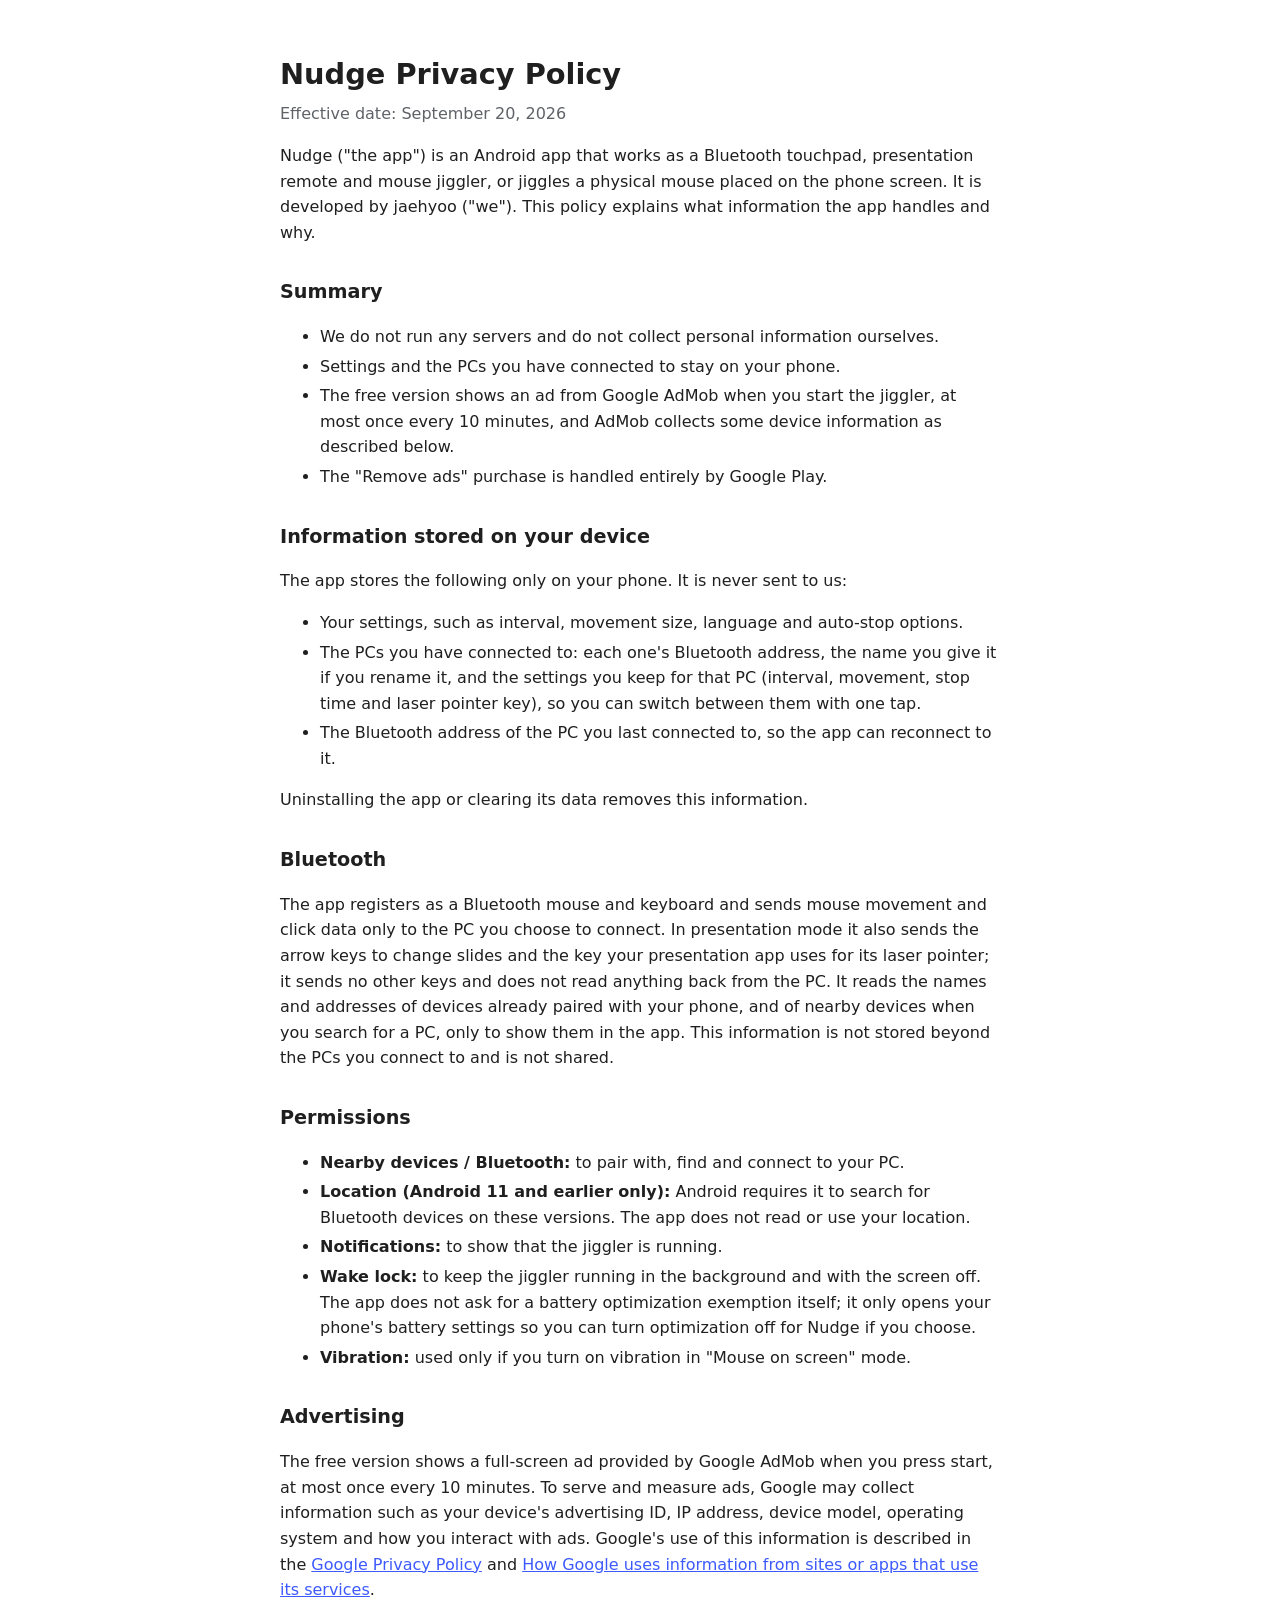
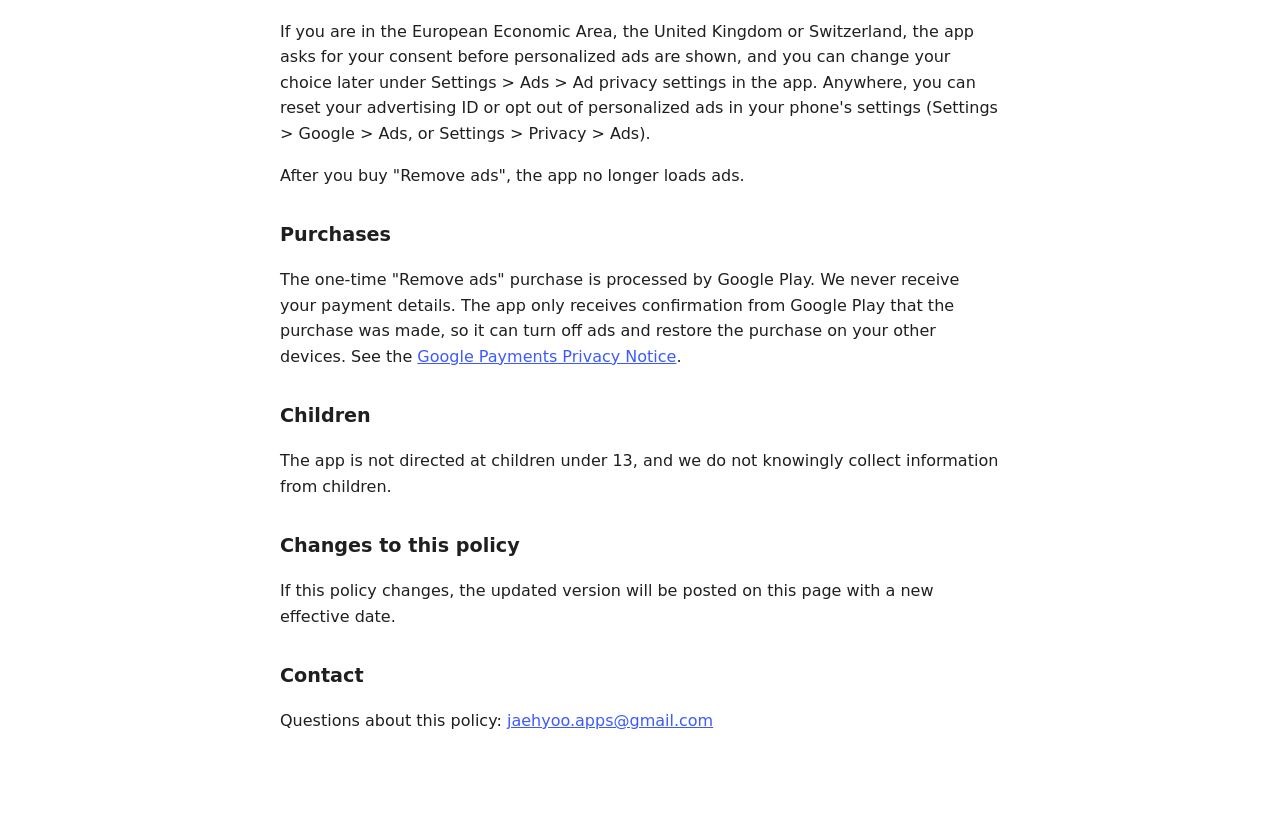
<file: nudge/privacy/index.html>
<!doctype html>
<html lang="en">
<head>
<meta charset="utf-8">
<meta name="viewport" content="width=device-width, initial-scale=1">
<title>Nudge Privacy Policy</title>
<style>
  :root { --bg: #ffffff; --fg: #1f1f1f; --muted: #5f6368; --accent: #3d5afe; }
  @media (prefers-color-scheme: dark) {
    :root { --bg: #121212; --fg: #e8eaed; --muted: #9aa0a6; --accent: #8c9eff; }
  }
  body { margin: 0; background: var(--bg); color: var(--fg);
         font: 16px/1.6 system-ui, -apple-system, "Segoe UI", Roboto, sans-serif; }
  main { max-width: 720px; margin: 0 auto; padding: 32px 16px 64px; }
  h1 { font-size: 1.8rem; margin-bottom: 4px; }
  h2 { font-size: 1.2rem; margin-top: 32px; }
  .date { color: var(--muted); margin-top: 0; }
  a { color: var(--accent); }
  li { margin: 4px 0; }
</style>
</head>
<body>
<main>
<h1>Nudge Privacy Policy</h1>
<p class="date">Effective date: September 20, 2026</p>

<p>Nudge ("the app") is an Android app that works as a Bluetooth touchpad, presentation
remote and mouse jiggler, or jiggles a physical mouse placed on the phone screen. It is developed by
jaehyoo ("we"). This policy explains what information the app handles and why.</p>

<h2>Summary</h2>
<ul>
  <li>We do not run any servers and do not collect personal information ourselves.</li>
  <li>Settings and the PCs you have connected to stay on your phone.</li>
  <li>The free version shows an ad from Google AdMob when you start the jiggler,
      at most once every 10 minutes,
      and AdMob collects some device information as described below.</li>
  <li>The "Remove ads" purchase is handled entirely by Google Play.</li>
</ul>

<h2>Information stored on your device</h2>
<p>The app stores the following only on your phone. It is never sent to us:</p>
<ul>
  <li>Your settings, such as interval, movement size, language and auto-stop options.</li>
  <li>The PCs you have connected to: each one's Bluetooth address, the name you give it if
      you rename it, and the settings you keep for that PC (interval, movement, stop time and
      laser pointer key), so you can switch between them with one tap.</li>
  <li>The Bluetooth address of the PC you last connected to, so the app can reconnect to it.</li>
</ul>
<p>Uninstalling the app or clearing its data removes this information.</p>

<h2>Bluetooth</h2>
<p>The app registers as a Bluetooth mouse and keyboard and sends mouse movement and click
data only to the PC you choose to connect. In presentation mode it also sends the arrow keys
to change slides and the key your presentation app uses for its laser pointer; it sends no
other keys and does not read anything back from the PC. It reads the names and addresses of
devices already paired with your phone, and of nearby devices when you search for a PC, only
to show them in the app. This information is not stored beyond the PCs you connect to and is
not shared.</p>

<h2>Permissions</h2>
<ul>
  <li><strong>Nearby devices / Bluetooth:</strong> to pair with, find and connect to your PC.</li>
  <li><strong>Location (Android 11 and earlier only):</strong> Android requires it to search
      for Bluetooth devices on these versions. The app does not read or use your location.</li>
  <li><strong>Notifications:</strong> to show that the jiggler is running.</li>
  <li><strong>Wake lock:</strong> to keep the jiggler running in the background and with the
      screen off. The app does not ask for a battery optimization exemption itself; it only
      opens your phone's battery settings so you can turn optimization off for Nudge if you
      choose.</li>
  <li><strong>Vibration:</strong> used only if you turn on vibration in "Mouse on screen" mode.</li>
</ul>

<h2>Advertising</h2>
<p>The free version shows a full-screen ad provided by Google AdMob when you press start,
at most once every 10 minutes. To serve and measure ads,
Google may collect information such as your device's advertising ID, IP address, device
model, operating system and how you interact with ads. Google's use of this information is
described in the <a href="https://policies.google.com/privacy">Google Privacy Policy</a> and
<a href="https://policies.google.com/technologies/partner-sites">How Google uses information
from sites or apps that use its services</a>.</p>
<p>If you are in the European Economic Area, the United Kingdom or Switzerland, the app asks
for your consent before personalized ads are shown, and you can change your choice later under
Settings &gt; Ads &gt; Ad privacy settings in the app. Anywhere, you can reset your advertising ID or opt out of personalized ads in
your phone's settings (Settings &gt; Google &gt; Ads, or Settings &gt; Privacy &gt; Ads).</p>
<p>After you buy "Remove ads", the app no longer loads ads.</p>

<h2>Purchases</h2>
<p>The one-time "Remove ads" purchase is processed by Google Play. We never receive your
payment details. The app only receives confirmation from Google Play that the purchase was
made, so it can turn off ads and restore the purchase on your other devices.
See the <a href="https://payments.google.com/payments/apis-secure/u/0/get_legal_document?ldo=0&amp;ldt=privacynotice">Google Payments Privacy Notice</a>.</p>

<h2>Children</h2>
<p>The app is not directed at children under 13, and we do not knowingly collect information
from children.</p>

<h2>Changes to this policy</h2>
<p>If this policy changes, the updated version will be posted on this page with a new
effective date.</p>

<h2>Contact</h2>
<p>Questions about this policy: <a href="mailto:jaehyoo.apps@gmail.com">jaehyoo.apps@gmail.com</a></p>
</main>
</body>
</html>
</file>
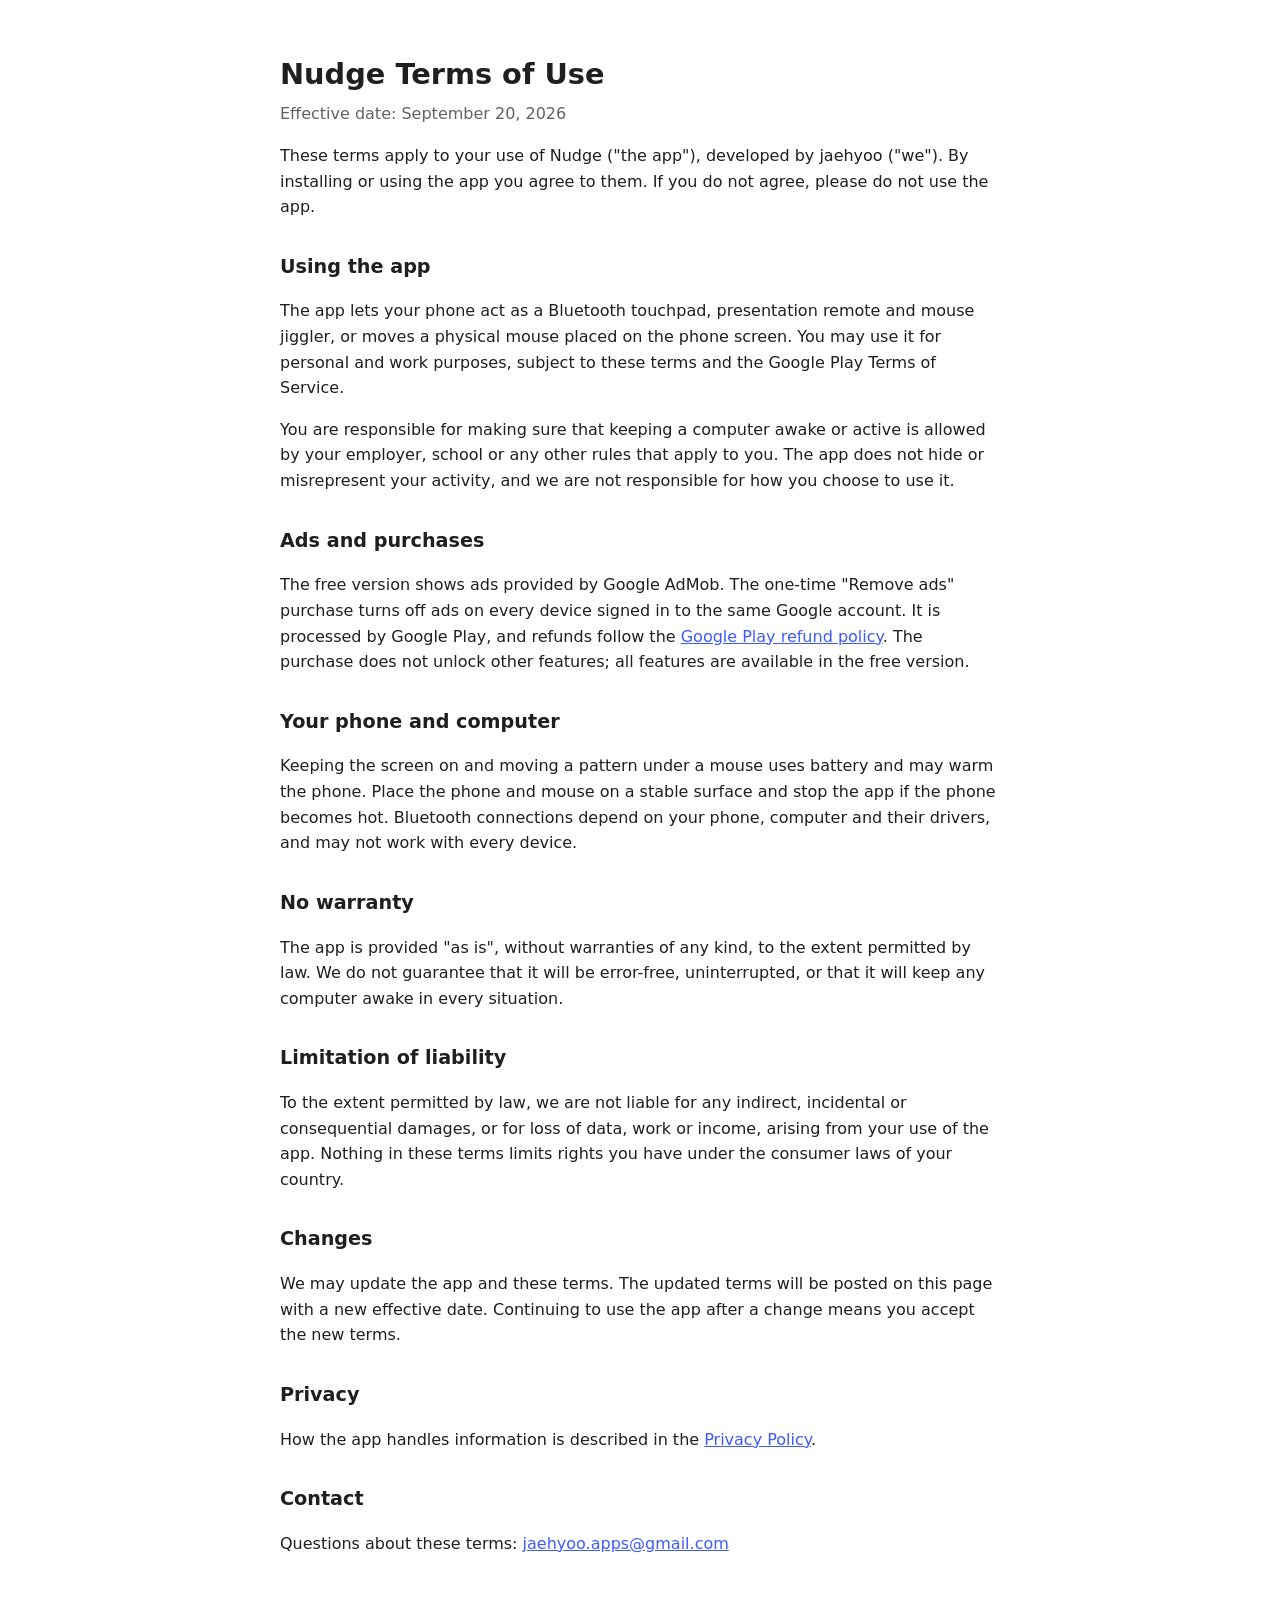
<file: nudge/terms/index.html>
<!doctype html>
<html lang="en">
<head>
<meta charset="utf-8">
<meta name="viewport" content="width=device-width, initial-scale=1">
<title>Nudge Terms of Use</title>
<style>
  :root { --bg: #ffffff; --fg: #1f1f1f; --muted: #5f6368; --accent: #3d5afe; }
  @media (prefers-color-scheme: dark) {
    :root { --bg: #121212; --fg: #e8eaed; --muted: #9aa0a6; --accent: #8c9eff; }
  }
  body { margin: 0; background: var(--bg); color: var(--fg);
         font: 16px/1.6 system-ui, -apple-system, "Segoe UI", Roboto, sans-serif; }
  main { max-width: 720px; margin: 0 auto; padding: 32px 16px 64px; }
  h1 { font-size: 1.8rem; margin-bottom: 4px; }
  h2 { font-size: 1.2rem; margin-top: 32px; }
  .date { color: var(--muted); margin-top: 0; }
  a { color: var(--accent); }
  li { margin: 4px 0; }
</style>
</head>
<body>
<main>
<h1>Nudge Terms of Use</h1>
<p class="date">Effective date: September 20, 2026</p>

<p>These terms apply to your use of Nudge ("the app"), developed by jaehyoo ("we").
By installing or using the app you agree to them. If you do not agree, please do not use the app.</p>

<h2>Using the app</h2>
<p>The app lets your phone act as a Bluetooth touchpad, presentation remote and mouse jiggler,
or moves a physical mouse placed on the phone screen. You may use it for personal and work purposes, subject to
these terms and the Google Play Terms of Service.</p>
<p>You are responsible for making sure that keeping a computer awake or active is allowed by
your employer, school or any other rules that apply to you. The app does not hide or
misrepresent your activity, and we are not responsible for how you choose to use it.</p>

<h2>Ads and purchases</h2>
<p>The free version shows ads provided by Google AdMob. The one-time "Remove ads" purchase
turns off ads on every device signed in to the same Google account. It is processed by
Google Play, and refunds follow the
<a href="https://support.google.com/googleplay/answer/2479637">Google Play refund policy</a>.
The purchase does not unlock other features; all features are available in the free version.</p>

<h2>Your phone and computer</h2>
<p>Keeping the screen on and moving a pattern under a mouse uses battery and may warm the
phone. Place the phone and mouse on a stable surface and stop the app if the phone becomes
hot. Bluetooth connections depend on your phone, computer and their drivers, and may not
work with every device.</p>

<h2>No warranty</h2>
<p>The app is provided "as is", without warranties of any kind, to the extent permitted by
law. We do not guarantee that it will be error-free, uninterrupted, or that it will keep any
computer awake in every situation.</p>

<h2>Limitation of liability</h2>
<p>To the extent permitted by law, we are not liable for any indirect, incidental or
consequential damages, or for loss of data, work or income, arising from your use of the app.
Nothing in these terms limits rights you have under the consumer laws of your country.</p>

<h2>Changes</h2>
<p>We may update the app and these terms. The updated terms will be posted on this page with a
new effective date. Continuing to use the app after a change means you accept the new terms.</p>

<h2>Privacy</h2>
<p>How the app handles information is described in the <a href="../privacy/">Privacy Policy</a>.</p>

<h2>Contact</h2>
<p>Questions about these terms: <a href="mailto:jaehyoo.apps@gmail.com">jaehyoo.apps@gmail.com</a></p>
</main>
</body>
</html>
</file>
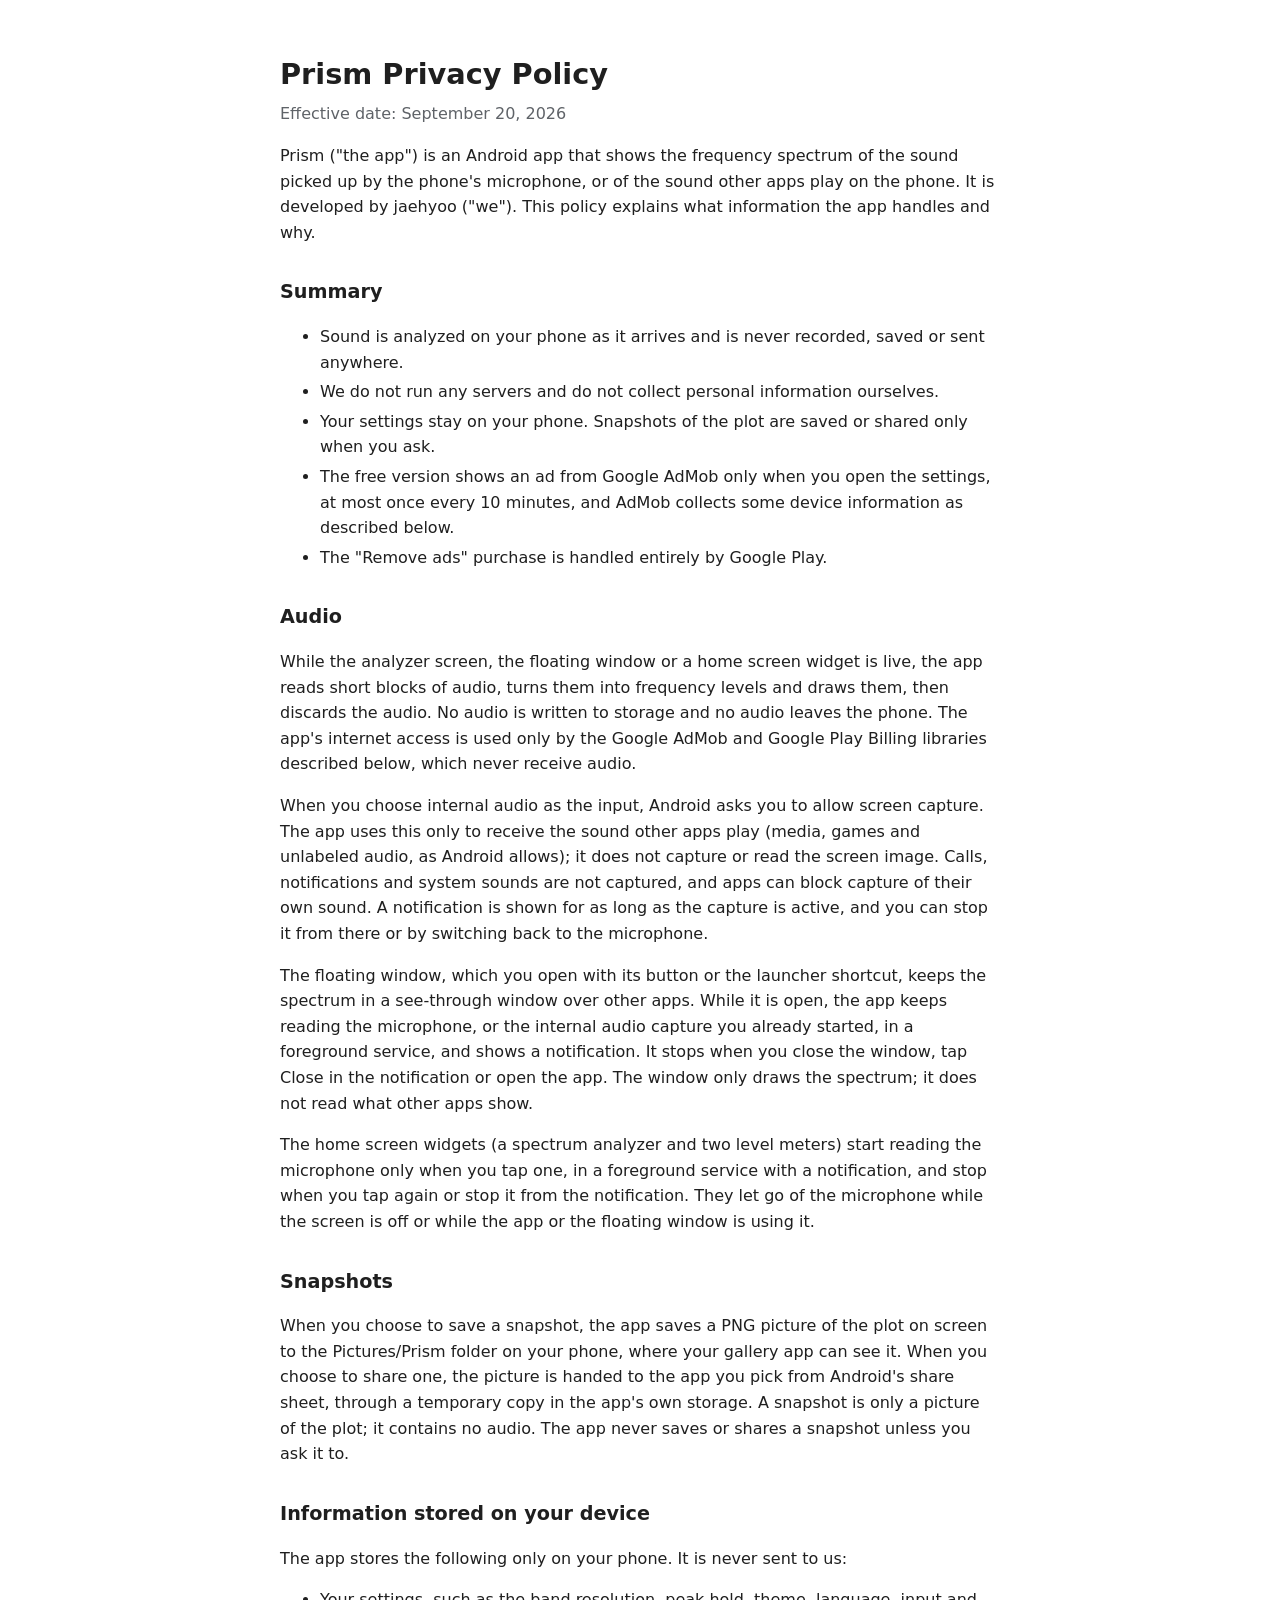
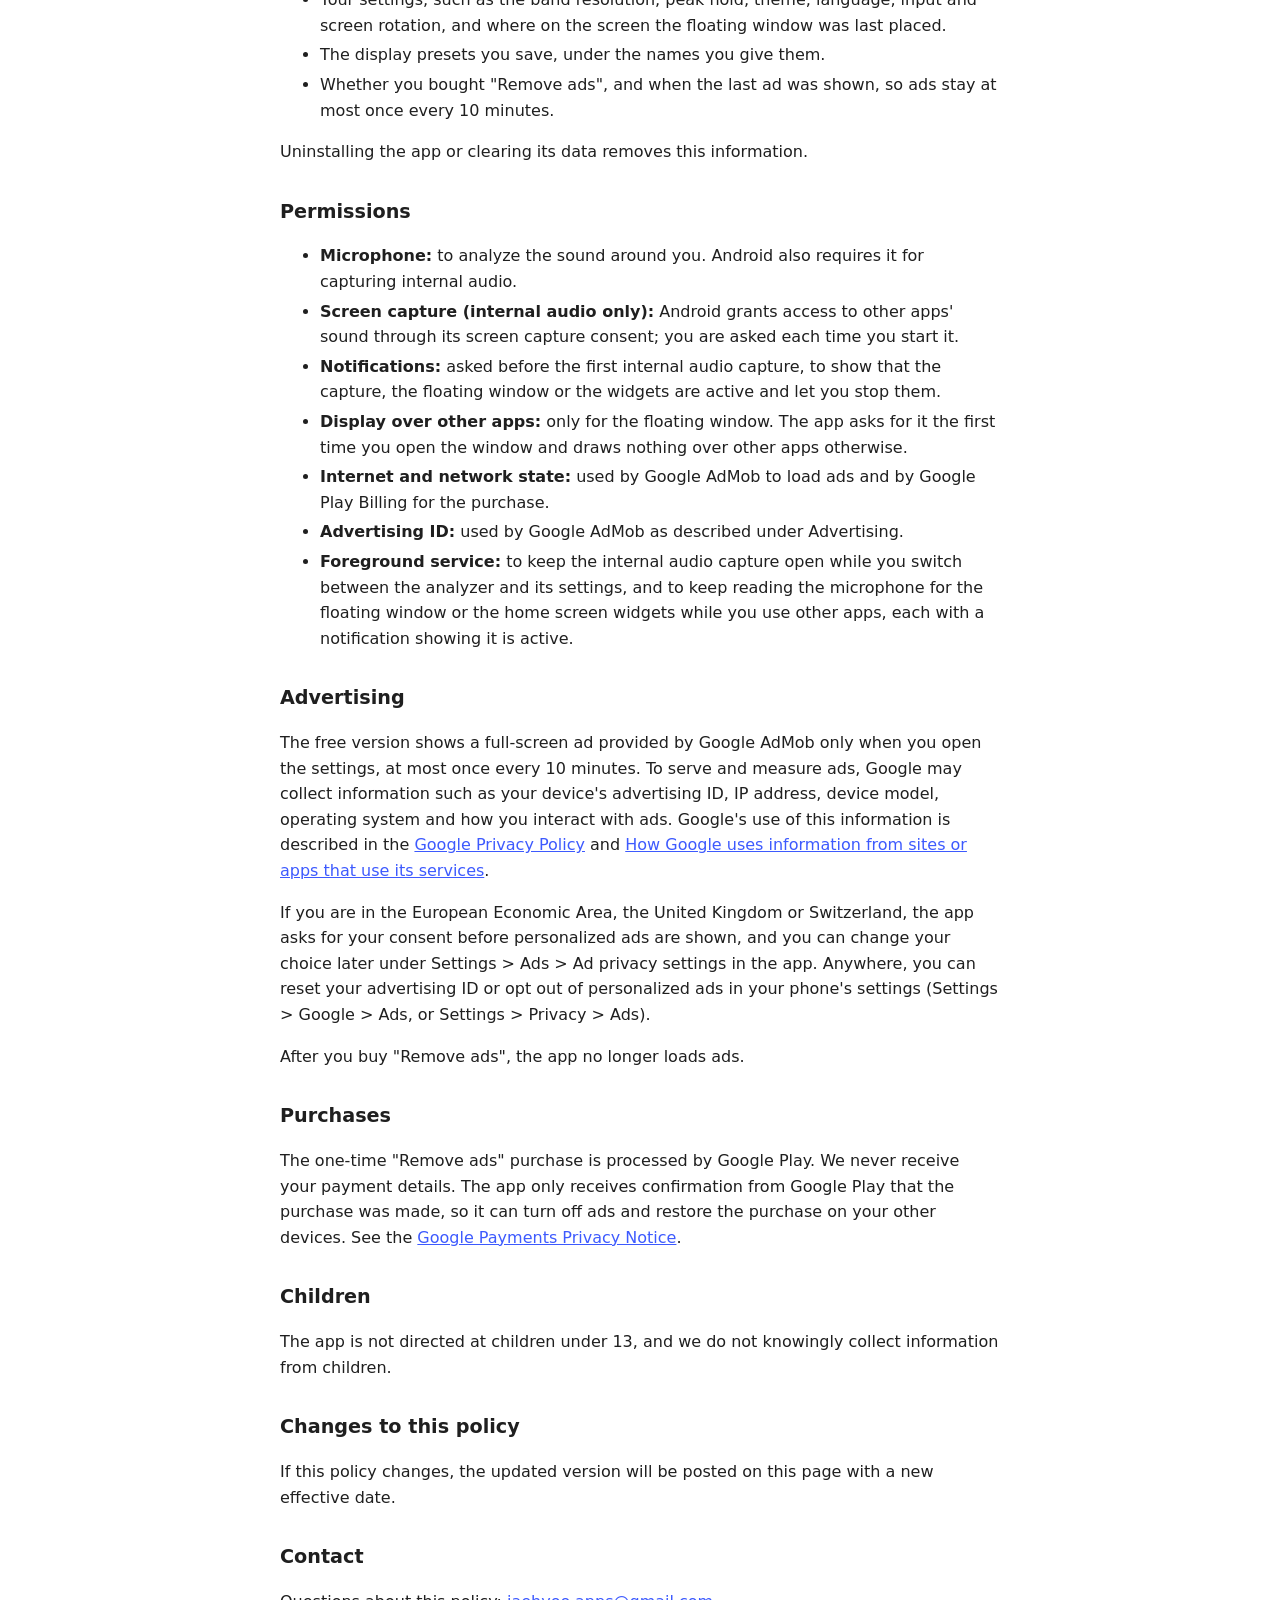
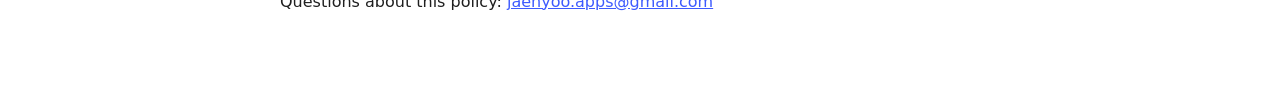
<file: prism/privacy/index.html>
<!doctype html>
<html lang="en">
<head>
<meta charset="utf-8">
<meta name="viewport" content="width=device-width, initial-scale=1">
<title>Prism Privacy Policy</title>
<style>
  :root { --bg: #ffffff; --fg: #1f1f1f; --muted: #5f6368; --accent: #3d5afe; }
  @media (prefers-color-scheme: dark) {
    :root { --bg: #121212; --fg: #e8eaed; --muted: #9aa0a6; --accent: #8c9eff; }
  }
  body { margin: 0; background: var(--bg); color: var(--fg);
         font: 16px/1.6 system-ui, -apple-system, "Segoe UI", Roboto, sans-serif; }
  main { max-width: 720px; margin: 0 auto; padding: 32px 16px 64px; }
  h1 { font-size: 1.8rem; margin-bottom: 4px; }
  h2 { font-size: 1.2rem; margin-top: 32px; }
  .date { color: var(--muted); margin-top: 0; }
  a { color: var(--accent); }
  li { margin: 4px 0; }
</style>
</head>
<body>
<main>
<h1>Prism Privacy Policy</h1>
<p class="date">Effective date: September 20, 2026</p>

<p>Prism ("the app") is an Android app that shows the frequency spectrum of the sound picked
up by the phone's microphone, or of the sound other apps play on the phone. It is developed by
jaehyoo ("we"). This policy explains what information the app handles and why.</p>

<h2>Summary</h2>
<ul>
  <li>Sound is analyzed on your phone as it arrives and is never recorded, saved or sent anywhere.</li>
  <li>We do not run any servers and do not collect personal information ourselves.</li>
  <li>Your settings stay on your phone. Snapshots of the plot are saved or shared only when you ask.</li>
  <li>The free version shows an ad from Google AdMob only when you open the settings, at most
      once every 10 minutes, and AdMob collects some
      device information as described below.</li>
  <li>The "Remove ads" purchase is handled entirely by Google Play.</li>
</ul>

<h2>Audio</h2>
<p>While the analyzer screen, the floating window or a home screen widget is live, the app reads short blocks of
audio, turns them into frequency levels and draws them, then discards the audio. No audio is written to storage
and no audio leaves the phone. The app's internet access is used only by the Google AdMob and
Google Play Billing libraries described below, which never receive audio.</p>
<p>When you choose internal audio as the input, Android asks you to allow screen capture.
The app uses this only to receive the sound other apps play (media, games and unlabeled
audio, as Android allows); it does not capture or read the screen image. Calls, notifications
and system sounds are not captured, and apps can block capture of their own sound. A
notification is shown for as long as the capture is active, and you can stop it from there
or by switching back to the microphone.</p>
<p>The floating window, which you open with its button or the launcher shortcut, keeps the
spectrum in a see-through window over other apps. While it is open, the app keeps reading
the microphone, or the internal audio capture you already started, in a foreground service,
and shows a notification. It stops when you close the window, tap Close in the notification
or open the app. The window only draws the spectrum; it does not read what other apps show.</p>
<p>The home screen widgets (a spectrum analyzer and two level meters) start reading the
microphone only when you tap one, in a foreground service with a notification, and stop when
you tap again or stop it from the notification. They let go of the microphone while the screen
is off or while the app or the floating window is using it.</p>

<h2>Snapshots</h2>
<p>When you choose to save a snapshot, the app saves a PNG picture of the plot on screen to the
Pictures/Prism folder on your phone, where your gallery app can see it. When you choose to
share one, the picture is handed to the app you pick from Android's share sheet, through a
temporary copy in the app's own storage. A snapshot is only a picture of the plot; it contains
no audio. The app never saves or shares a snapshot unless you ask it to.</p>

<h2>Information stored on your device</h2>
<p>The app stores the following only on your phone. It is never sent to us:</p>
<ul>
  <li>Your settings, such as the band resolution, peak hold, theme, language, input and screen
      rotation, and where on the screen the floating window was last placed.</li>
  <li>The display presets you save, under the names you give them.</li>
  <li>Whether you bought "Remove ads", and when the last ad was shown, so ads stay at most once
      every 10 minutes.</li>
</ul>
<p>Uninstalling the app or clearing its data removes this information.</p>

<h2>Permissions</h2>
<ul>
  <li><strong>Microphone:</strong> to analyze the sound around you. Android also requires it
      for capturing internal audio.</li>
  <li><strong>Screen capture (internal audio only):</strong> Android grants access to other
      apps' sound through its screen capture consent; you are asked each time you start it.</li>
  <li><strong>Notifications:</strong> asked before the first internal audio capture, to show
      that the capture, the floating window or the widgets are active and let you stop them.</li>
  <li><strong>Display over other apps:</strong> only for the floating window. The app asks for it
      the first time you open the window and draws nothing over other apps otherwise.</li>
  <li><strong>Internet and network state:</strong> used by Google AdMob to load ads and by
      Google Play Billing for the purchase.</li>
  <li><strong>Advertising ID:</strong> used by Google AdMob as described under Advertising.</li>
  <li><strong>Foreground service:</strong> to keep the internal audio capture open while you
      switch between the analyzer and its settings, and to keep reading the microphone for the
      floating window or the home screen widgets while you use other apps, each with a
      notification showing it is active.</li>
</ul>

<h2>Advertising</h2>
<p>The free version shows a full-screen ad provided by Google AdMob only when you open the
settings, at most once every 10 minutes. To serve and measure ads,
Google may collect information such as your device's advertising ID, IP address, device
model, operating system and how you interact with ads. Google's use of this information is
described in the <a href="https://policies.google.com/privacy">Google Privacy Policy</a> and
<a href="https://policies.google.com/technologies/partner-sites">How Google uses information
from sites or apps that use its services</a>.</p>
<p>If you are in the European Economic Area, the United Kingdom or Switzerland, the app asks
for your consent before personalized ads are shown, and you can change your choice later under
Settings &gt; Ads &gt; Ad privacy settings in the app. Anywhere, you can reset your advertising
ID or opt out of personalized ads in your phone's settings (Settings &gt; Google &gt; Ads, or
Settings &gt; Privacy &gt; Ads).</p>
<p>After you buy "Remove ads", the app no longer loads ads.</p>

<h2>Purchases</h2>
<p>The one-time "Remove ads" purchase is processed by Google Play. We never receive your payment details. The app only
receives confirmation from Google Play that the purchase was made, so it can turn off ads and
restore the purchase on your other devices.
See the <a href="https://payments.google.com/payments/apis-secure/u/0/get_legal_document?ldo=0&amp;ldt=privacynotice">Google Payments Privacy Notice</a>.</p>

<h2>Children</h2>
<p>The app is not directed at children under 13, and we do not knowingly collect information
from children.</p>

<h2>Changes to this policy</h2>
<p>If this policy changes, the updated version will be posted on this page with a new
effective date.</p>

<h2>Contact</h2>
<p>Questions about this policy: <a href="mailto:jaehyoo.apps@gmail.com">jaehyoo.apps@gmail.com</a></p>
</main>
</body>
</html>
</file>
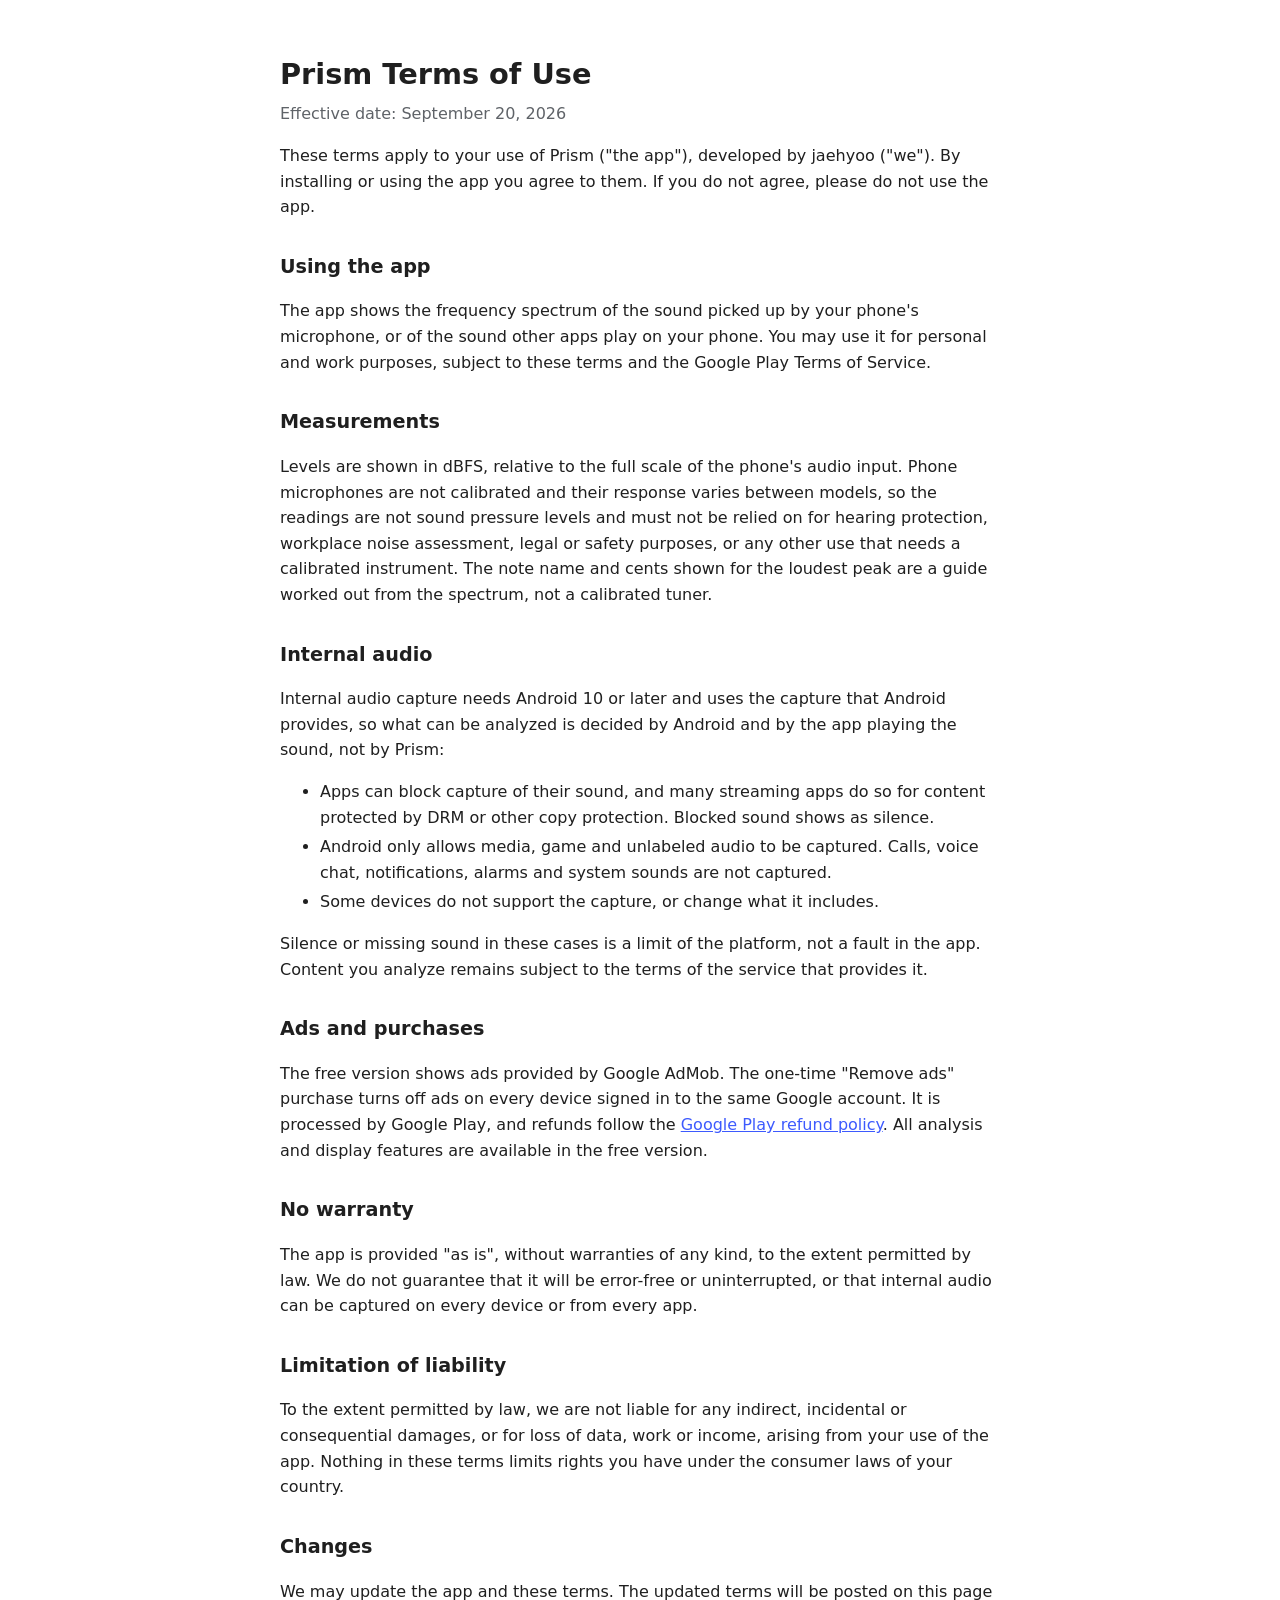
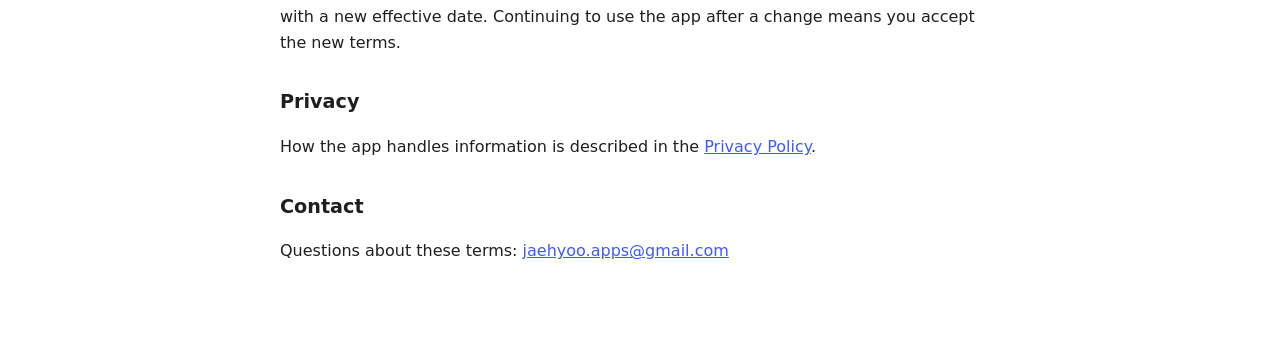
<file: prism/terms/index.html>
<!doctype html>
<html lang="en">
<head>
<meta charset="utf-8">
<meta name="viewport" content="width=device-width, initial-scale=1">
<title>Prism Terms of Use</title>
<style>
  :root { --bg: #ffffff; --fg: #1f1f1f; --muted: #5f6368; --accent: #3d5afe; }
  @media (prefers-color-scheme: dark) {
    :root { --bg: #121212; --fg: #e8eaed; --muted: #9aa0a6; --accent: #8c9eff; }
  }
  body { margin: 0; background: var(--bg); color: var(--fg);
         font: 16px/1.6 system-ui, -apple-system, "Segoe UI", Roboto, sans-serif; }
  main { max-width: 720px; margin: 0 auto; padding: 32px 16px 64px; }
  h1 { font-size: 1.8rem; margin-bottom: 4px; }
  h2 { font-size: 1.2rem; margin-top: 32px; }
  .date { color: var(--muted); margin-top: 0; }
  a { color: var(--accent); }
  li { margin: 4px 0; }
</style>
</head>
<body>
<main>
<h1>Prism Terms of Use</h1>
<p class="date">Effective date: September 20, 2026</p>

<p>These terms apply to your use of Prism ("the app"), developed by jaehyoo ("we").
By installing or using the app you agree to them. If you do not agree, please do not use the app.</p>

<h2>Using the app</h2>
<p>The app shows the frequency spectrum of the sound picked up by your phone's microphone, or
of the sound other apps play on your phone. You may use it for personal and work purposes,
subject to these terms and the Google Play Terms of Service.</p>

<h2>Measurements</h2>
<p>Levels are shown in dBFS, relative to the full scale of the phone's audio input. Phone
microphones are not calibrated and their response varies between models, so the readings are
not sound pressure levels and must not be relied on for hearing protection, workplace noise
assessment, legal or safety purposes, or any other use that needs a calibrated instrument.
The note name and cents shown for the loudest peak are a guide worked out from the spectrum,
not a calibrated tuner.</p>

<h2>Internal audio</h2>
<p>Internal audio capture needs Android 10 or later and uses the capture that Android provides,
so what can be analyzed is decided by Android and by the app playing the sound, not by Prism:</p>
<ul>
  <li>Apps can block capture of their sound, and many streaming apps do so for content
      protected by DRM or other copy protection. Blocked sound shows as silence.</li>
  <li>Android only allows media, game and unlabeled audio to be captured. Calls, voice chat,
      notifications, alarms and system sounds are not captured.</li>
  <li>Some devices do not support the capture, or change what it includes.</li>
</ul>
<p>Silence or missing sound in these cases is a limit of the platform, not a fault in the app.
Content you analyze remains subject to the terms of the service that provides it.</p>

<h2>Ads and purchases</h2>
<p>The free version shows ads provided by Google AdMob. The one-time "Remove ads" purchase
turns off ads on every device signed in to the same Google account. It is processed by Google Play, and refunds follow the
<a href="https://support.google.com/googleplay/answer/2479637">Google Play refund policy</a>.
All analysis and display features are available in the free version.</p>

<h2>No warranty</h2>
<p>The app is provided "as is", without warranties of any kind, to the extent permitted by
law. We do not guarantee that it will be error-free or uninterrupted, or that internal audio
can be captured on every device or from every app.</p>

<h2>Limitation of liability</h2>
<p>To the extent permitted by law, we are not liable for any indirect, incidental or
consequential damages, or for loss of data, work or income, arising from your use of the app.
Nothing in these terms limits rights you have under the consumer laws of your country.</p>

<h2>Changes</h2>
<p>We may update the app and these terms. The updated terms will be posted on this page with a
new effective date. Continuing to use the app after a change means you accept the new terms.</p>

<h2>Privacy</h2>
<p>How the app handles information is described in the <a href="../privacy/">Privacy Policy</a>.</p>

<h2>Contact</h2>
<p>Questions about these terms: <a href="mailto:jaehyoo.apps@gmail.com">jaehyoo.apps@gmail.com</a></p>
</main>
</body>
</html>
</file>
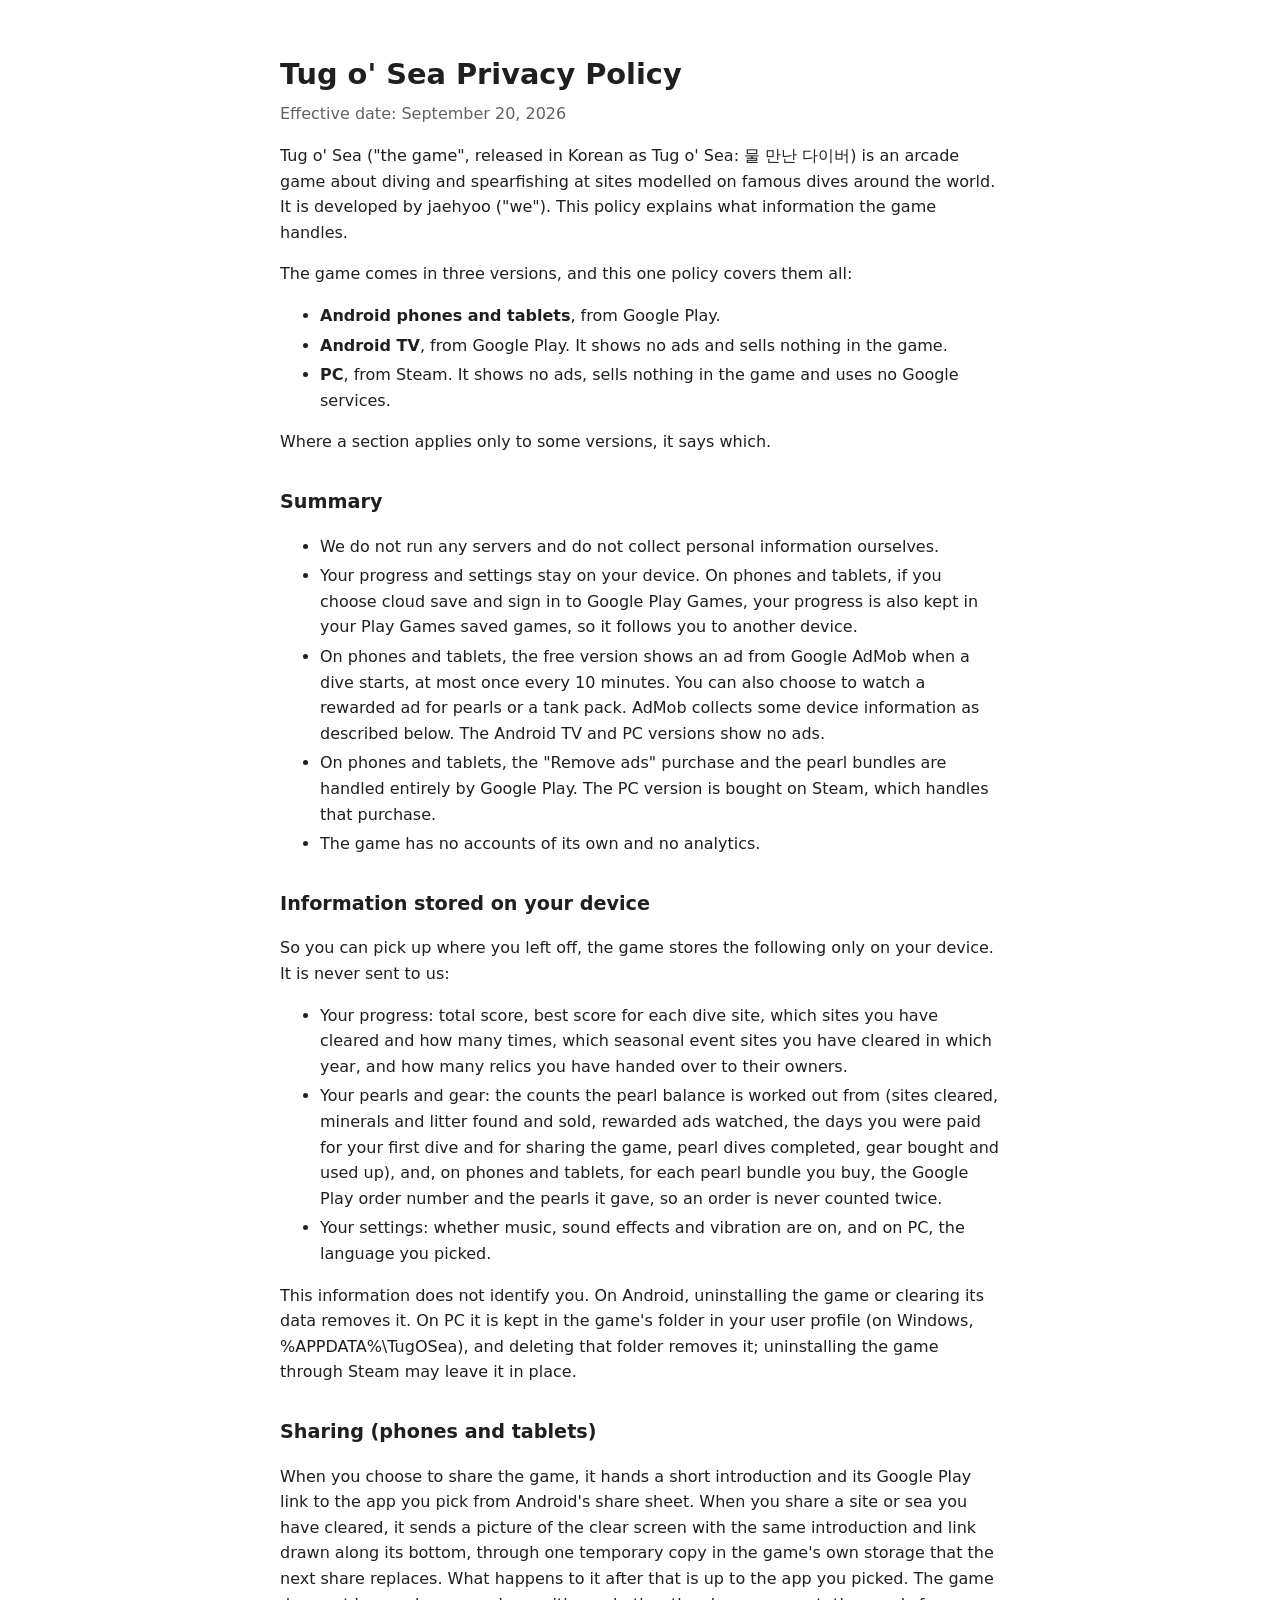
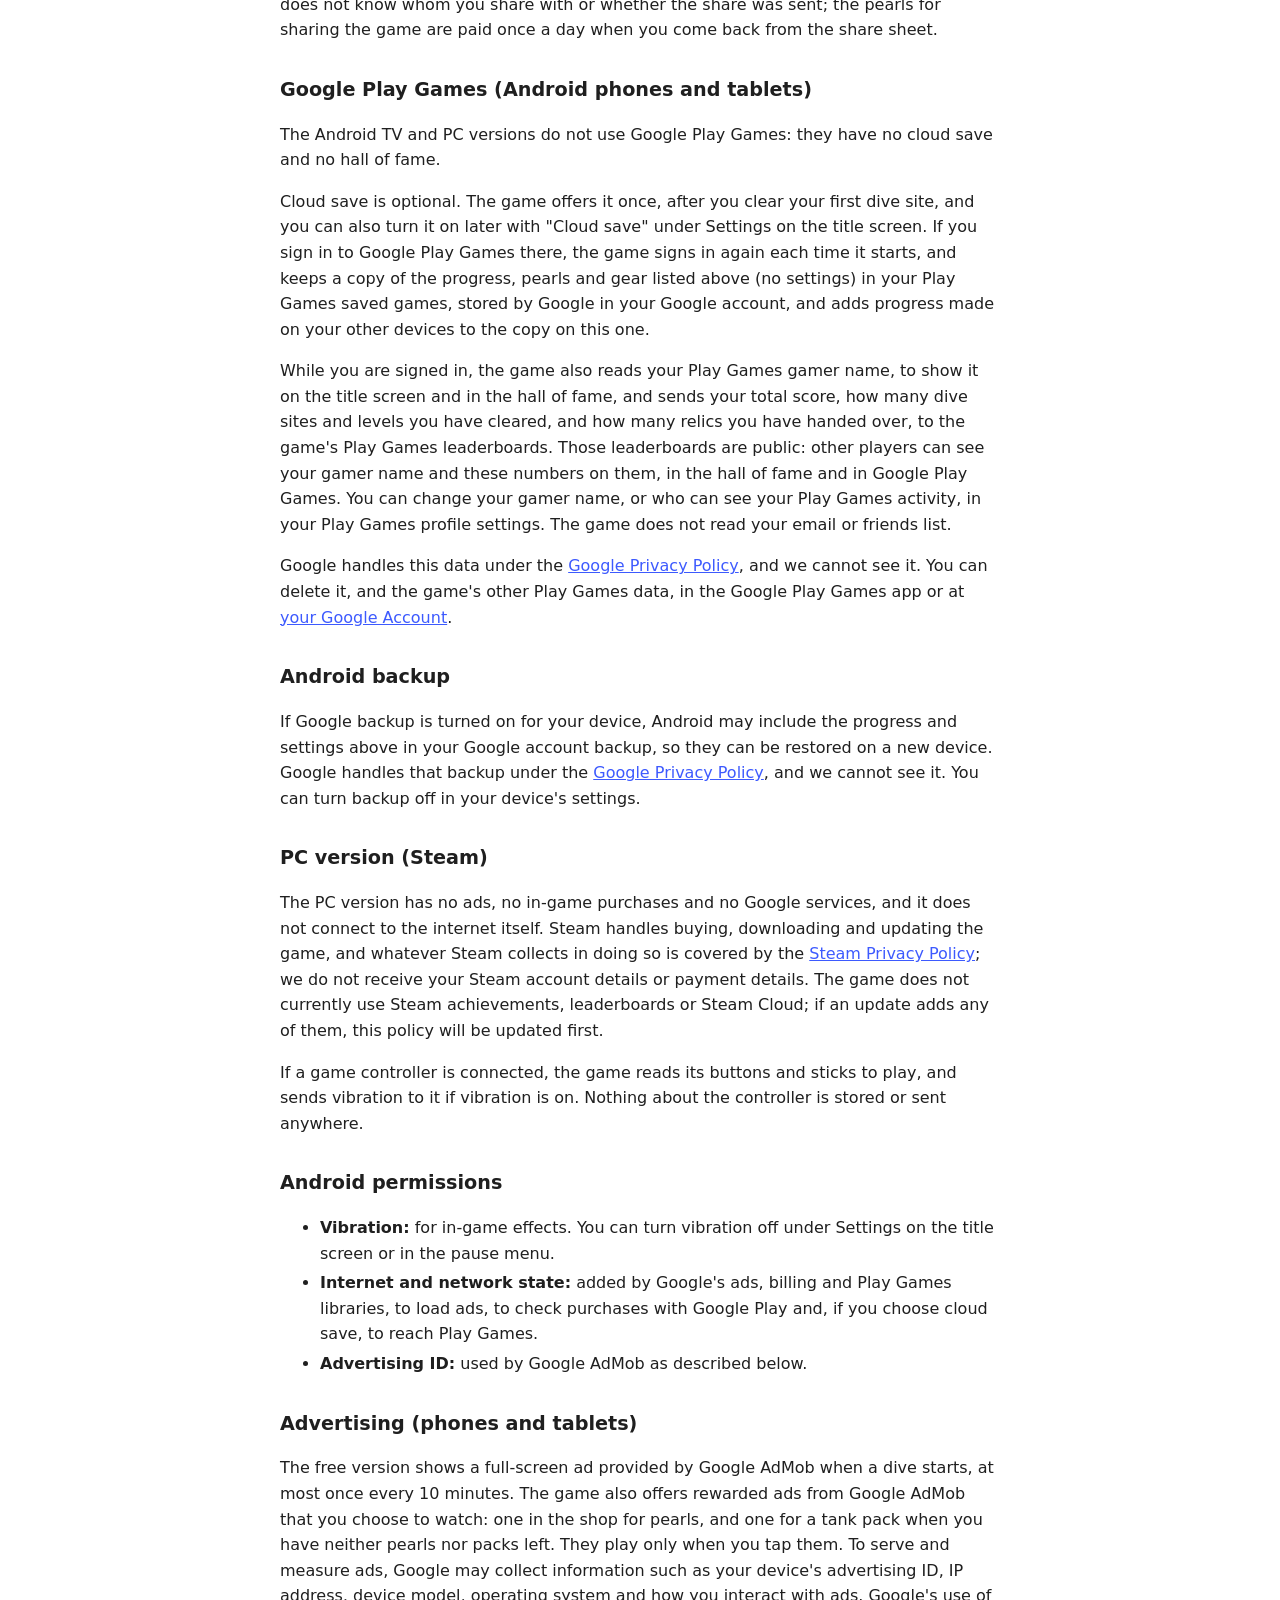
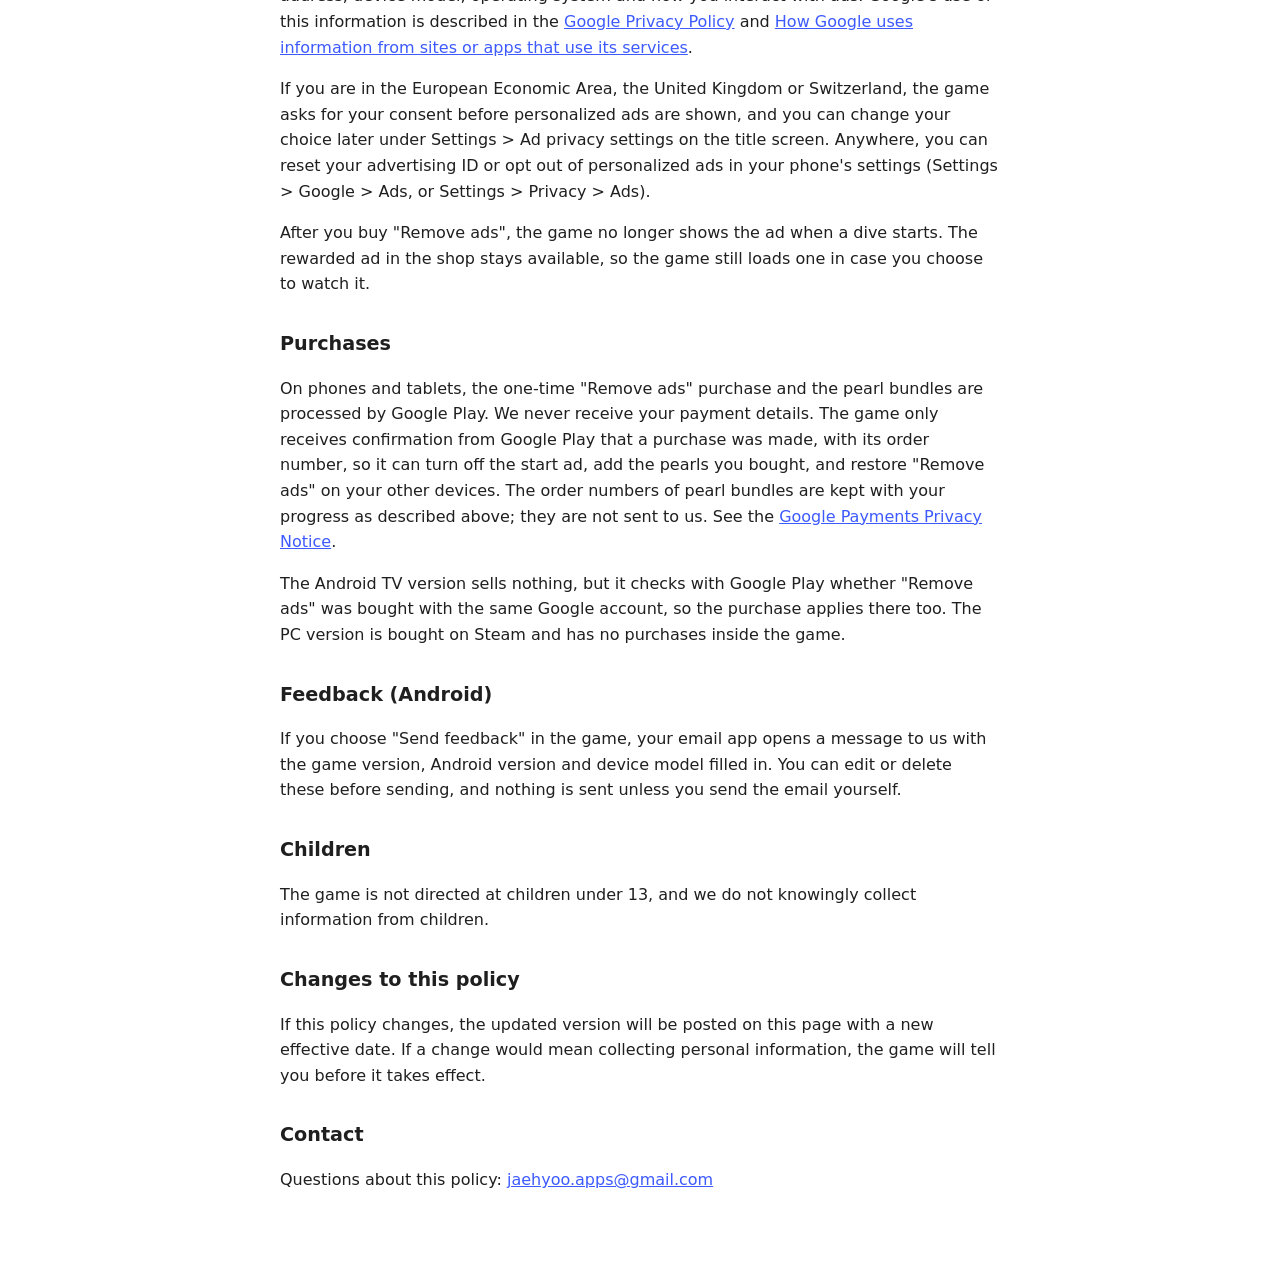
<file: tugosea/privacy/index.html>
<!doctype html>
<html lang="en">
<head>
<meta charset="utf-8">
<meta name="viewport" content="width=device-width, initial-scale=1">
<title>Tug o' Sea Privacy Policy</title>
<style>
  :root { --bg: #ffffff; --fg: #1f1f1f; --muted: #5f6368; --accent: #3d5afe; }
  @media (prefers-color-scheme: dark) {
    :root { --bg: #121212; --fg: #e8eaed; --muted: #9aa0a6; --accent: #8c9eff; }
  }
  body { margin: 0; background: var(--bg); color: var(--fg);
         font: 16px/1.6 system-ui, -apple-system, "Segoe UI", Roboto, sans-serif; }
  main { max-width: 720px; margin: 0 auto; padding: 32px 16px 64px; }
  h1 { font-size: 1.8rem; margin-bottom: 4px; }
  h2 { font-size: 1.2rem; margin-top: 32px; }
  .date { color: var(--muted); margin-top: 0; }
  a { color: var(--accent); }
  li { margin: 4px 0; }
</style>
</head>
<body>
<main>
<h1>Tug o' Sea Privacy Policy</h1>
<p class="date">Effective date: September 20, 2026</p>

<p>Tug o' Sea ("the game", released in Korean as Tug o' Sea: 물 만난 다이버) is an arcade game about diving and spearfishing at sites modelled
on famous dives around the world. It is developed by jaehyoo ("we"). This policy explains what
information the game handles.</p>
<p>The game comes in three versions, and this one policy covers them all:</p>
<ul>
  <li><strong>Android phones and tablets</strong>, from Google Play.</li>
  <li><strong>Android TV</strong>, from Google Play. It shows no ads and sells nothing in the game.</li>
  <li><strong>PC</strong>, from Steam. It shows no ads, sells nothing in the game and uses no Google services.</li>
</ul>
<p>Where a section applies only to some versions, it says which.</p>

<h2>Summary</h2>
<ul>
  <li>We do not run any servers and do not collect personal information ourselves.</li>
  <li>Your progress and settings stay on your device. On phones and tablets, if you choose cloud save
      and sign in to Google Play Games, your progress is also kept in your Play Games saved games, so it
      follows you to another device.</li>
  <li>On phones and tablets, the free version shows an ad from Google AdMob when a dive starts, at
      most once every 10 minutes. You can also choose to watch a rewarded ad for pearls or a tank
      pack. AdMob collects some device information as described below. The Android TV and PC
      versions show no ads.</li>
  <li>On phones and tablets, the "Remove ads" purchase and the pearl bundles are handled entirely
      by Google Play. The PC version is bought on Steam, which handles that purchase.</li>
  <li>The game has no accounts of its own and no analytics.</li>
</ul>

<h2>Information stored on your device</h2>
<p>So you can pick up where you left off, the game stores the following only on your device.
It is never sent to us:</p>
<ul>
  <li>Your progress: total score, best score for each dive site, which sites you have
      cleared and how many times, which seasonal event sites you have cleared in which year, and
      how many relics you have handed over to their owners.</li>
  <li>Your pearls and gear: the counts the pearl balance is worked out from (sites cleared,
      minerals and litter found and sold, rewarded ads watched, the days you were paid for your
      first dive and for sharing the game, pearl dives completed, gear bought and used up), and,
      on phones and tablets, for each pearl bundle you buy, the Google Play order number and the
      pearls it gave, so an order is never counted twice.</li>
  <li>Your settings: whether music, sound effects and vibration are on, and on PC, the language
      you picked.</li>
</ul>
<p>This information does not identify you. On Android, uninstalling the game or clearing its data
removes it. On PC it is kept in the game's folder in your user profile (on Windows,
%APPDATA%\TugOSea), and deleting that folder removes it; uninstalling the game through Steam may
leave it in place.</p>

<h2>Sharing (phones and tablets)</h2>
<p>When you choose to share the game, it hands a short introduction and its Google Play link to the
app you pick from Android's share sheet. When you share a site or sea you have cleared, it sends a
picture of the clear screen with the same introduction and link drawn along its bottom, through one
temporary copy in the game's own storage that the next share replaces. What happens to it after
that is up to the app you picked. The game does not know whom you share with or whether the share
was sent; the pearls for sharing the game are paid once a day when you come back from the share
sheet.</p>

<h2>Google Play Games (Android phones and tablets)</h2>
<p>The Android TV and PC versions do not use Google Play Games: they have no cloud save and no hall
of fame.</p>
<p>Cloud save is optional. The game offers it once, after you clear your first dive site, and
you can also turn it on later with "Cloud save" under Settings on the title screen. If you sign in
to Google Play Games there, the game signs in again each time it starts, and keeps a copy
of the progress, pearls and gear listed above (no settings) in your Play Games saved games, stored by Google in
your Google account, and adds progress made on your other devices to the copy on this one.</p>
<p>While you are signed in, the game also reads your Play Games gamer name, to show it on the title
screen and in the hall of fame, and sends your total score, how many dive sites and levels you
have cleared, and how many relics you have handed over, to the game's Play Games leaderboards. Those leaderboards are public: other players
can see your gamer name and these numbers on them, in the hall of fame and in Google Play Games. You can change your gamer name, or who can see your Play Games
activity, in your Play Games profile settings. The game does not read your email or friends
list.</p>
<p>Google handles this data under the
<a href="https://policies.google.com/privacy">Google Privacy Policy</a>, and we cannot see it.
You can delete it, and the game's other Play Games data, in the Google Play Games app or at
<a href="https://myaccount.google.com/">your Google Account</a>.</p>

<h2>Android backup</h2>
<p>If Google backup is turned on for your device, Android may include the progress and settings
above in your Google account backup, so they can be restored on a new device. Google handles
that backup under the <a href="https://policies.google.com/privacy">Google Privacy Policy</a>,
and we cannot see it. You can turn backup off in your device's settings.</p>

<h2>PC version (Steam)</h2>
<p>The PC version has no ads, no in-game purchases and no Google services, and it does not
connect to the internet itself. Steam handles buying, downloading and updating the game, and
whatever Steam collects in doing so is covered by the
<a href="https://store.steampowered.com/privacy_agreement/">Steam Privacy Policy</a>; we do not
receive your Steam account details or payment details. The game does not currently use Steam
achievements, leaderboards or Steam Cloud; if an update adds any of them, this policy will be
updated first.</p>
<p>If a game controller is connected, the game reads its buttons and sticks to play, and sends
vibration to it if vibration is on. Nothing about the controller is stored or sent anywhere.</p>

<h2>Android permissions</h2>
<ul>
  <li><strong>Vibration:</strong> for in-game effects. You can turn vibration off under
      Settings on the title screen or in the pause menu.</li>
  <li><strong>Internet and network state:</strong> added by Google's ads, billing and
      Play Games libraries, to load ads, to check purchases with Google Play and, if you choose
      cloud save, to reach Play Games.</li>
  <li><strong>Advertising ID:</strong> used by Google AdMob as described below.</li>
</ul>

<h2>Advertising (phones and tablets)</h2>
<p>The free version shows a full-screen ad provided by Google AdMob when a dive starts,
at most once every 10 minutes. The game also offers rewarded ads from Google AdMob that you
choose to watch: one in the shop for pearls, and one for a tank pack when you have neither
pearls nor packs left. They play only when you tap them. To serve and measure ads, Google may collect information such
as your device's advertising ID, IP address, device model, operating system and how you
interact with ads. Google's use of this information is described in the
<a href="https://policies.google.com/privacy">Google Privacy Policy</a> and
<a href="https://policies.google.com/technologies/partner-sites">How Google uses information
from sites or apps that use its services</a>.</p>
<p>If you are in the European Economic Area, the United Kingdom or Switzerland, the game asks
for your consent before personalized ads are shown, and you can change your choice later under
Settings &gt; Ad privacy settings on the title screen. Anywhere, you can reset your advertising
ID or opt out of personalized ads in your phone's settings (Settings &gt; Google &gt; Ads, or
Settings &gt; Privacy &gt; Ads).</p>
<p>After you buy "Remove ads", the game no longer shows the ad when a dive starts. The rewarded
ad in the shop stays available, so the game still loads one in case you choose to watch it.</p>

<h2>Purchases</h2>
<p>On phones and tablets, the one-time "Remove ads" purchase and the pearl bundles are processed
by Google Play. We
never receive your payment details. The game only receives confirmation from Google Play that a
purchase was made, with its order number, so it can turn off the start ad, add the pearls you
bought, and restore "Remove ads" on your other devices. The order numbers of pearl bundles are
kept with your progress as described above; they are not sent to us.
See the <a href="https://payments.google.com/payments/apis-secure/u/0/get_legal_document?ldo=0&amp;ldt=privacynotice">Google Payments Privacy Notice</a>.</p>
<p>The Android TV version sells nothing, but it checks with Google Play whether "Remove ads" was
bought with the same Google account, so the purchase applies there too. The PC version is bought
on Steam and has no purchases inside the game.</p>

<h2>Feedback (Android)</h2>
<p>If you choose "Send feedback" in the game, your email app opens a message to us with the
game version, Android version and device model filled in. You can edit or delete these before
sending, and nothing is sent unless you send the email yourself.</p>

<h2>Children</h2>
<p>The game is not directed at children under 13, and we do not knowingly collect information
from children.</p>

<h2>Changes to this policy</h2>
<p>If this policy changes, the updated version will be posted on this page with a new
effective date. If a change would mean collecting personal information, the game will tell
you before it takes effect.</p>

<h2>Contact</h2>
<p>Questions about this policy: <a href="mailto:jaehyoo.apps@gmail.com">jaehyoo.apps@gmail.com</a></p>
</main>
</body>
</html>
</file>
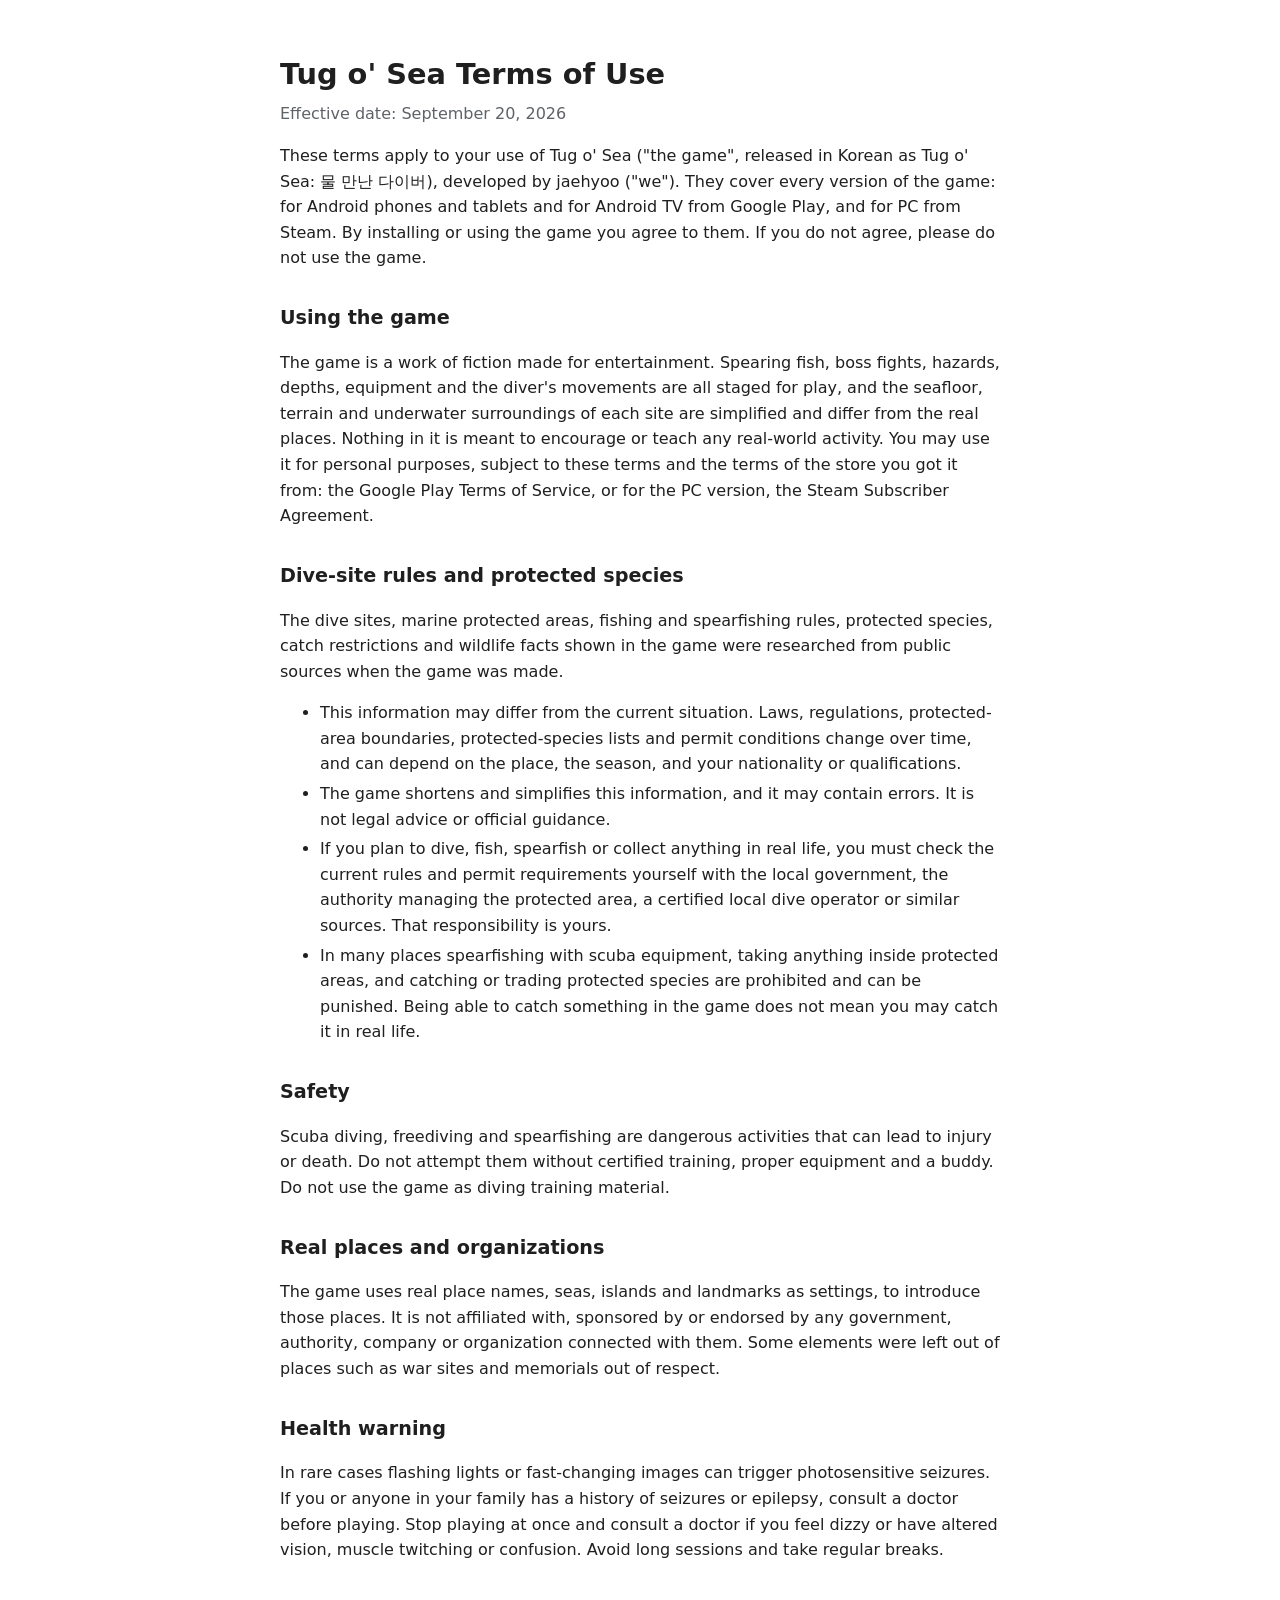
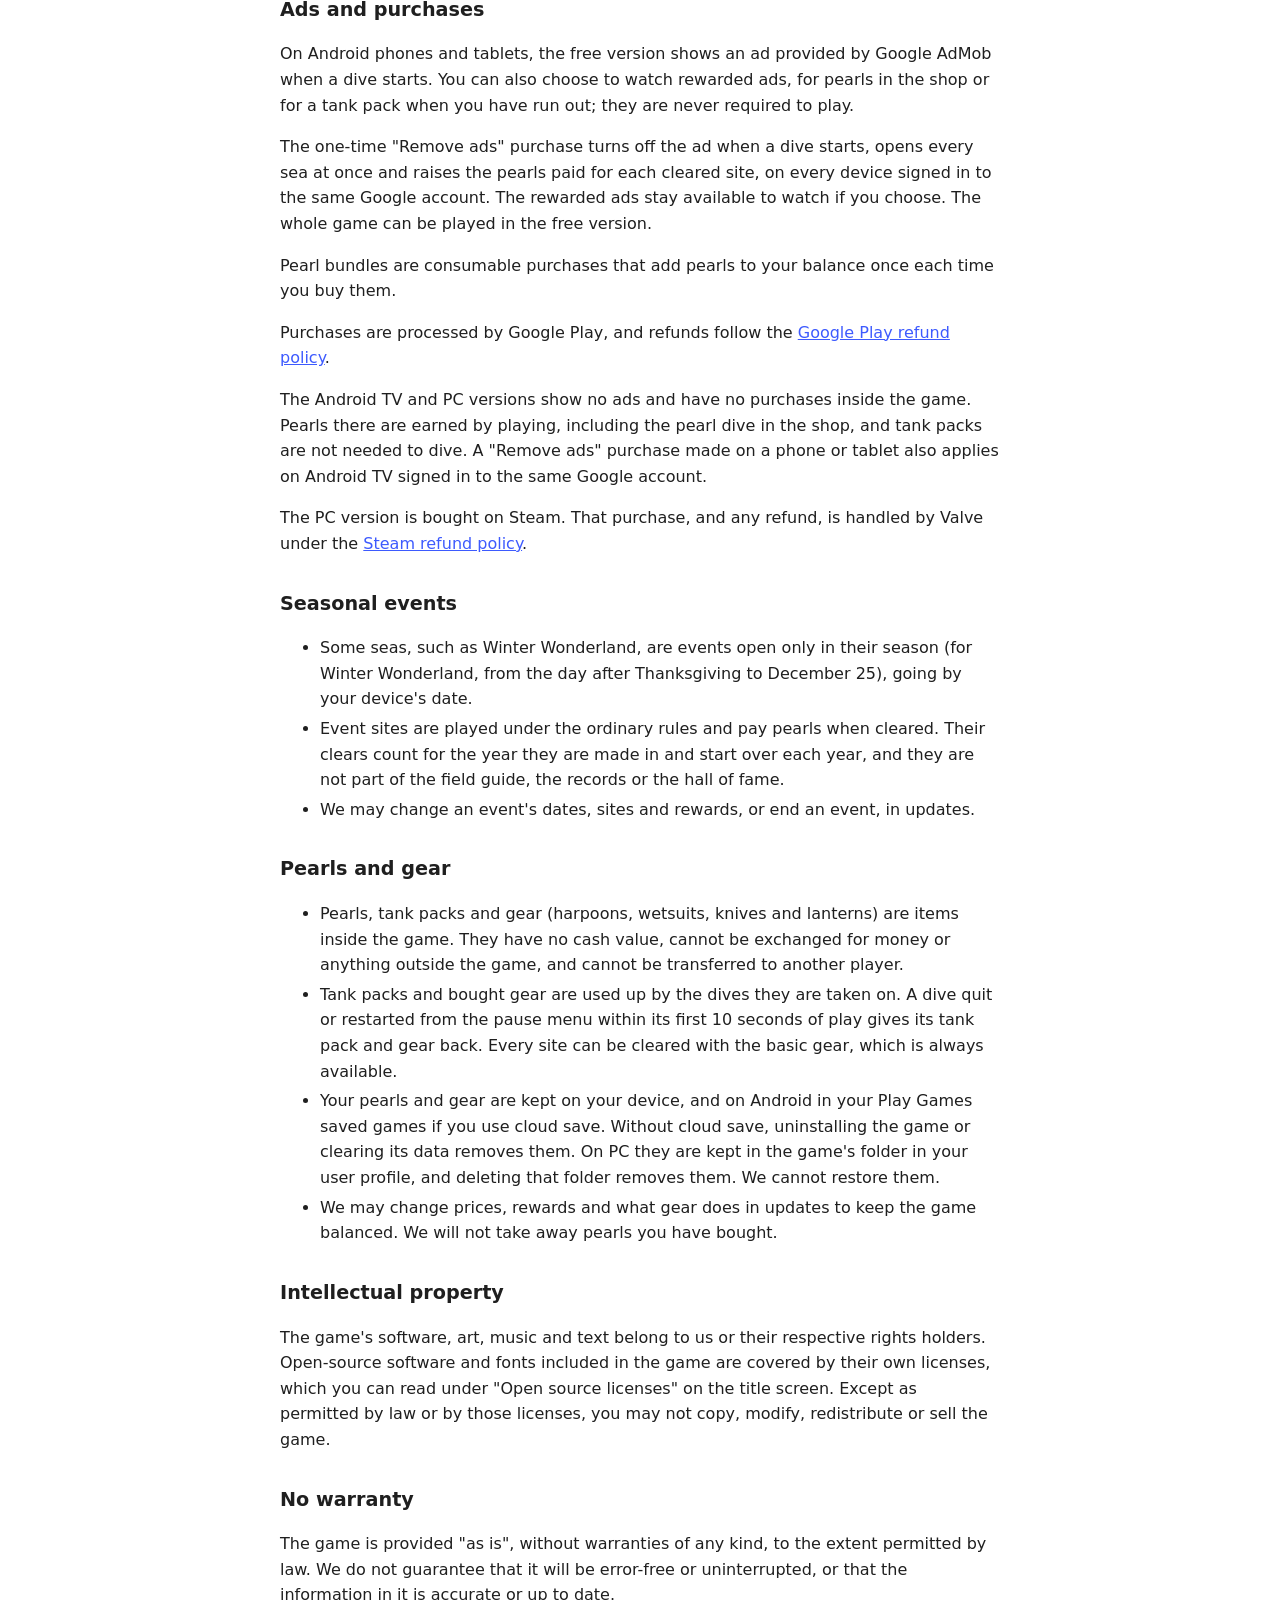
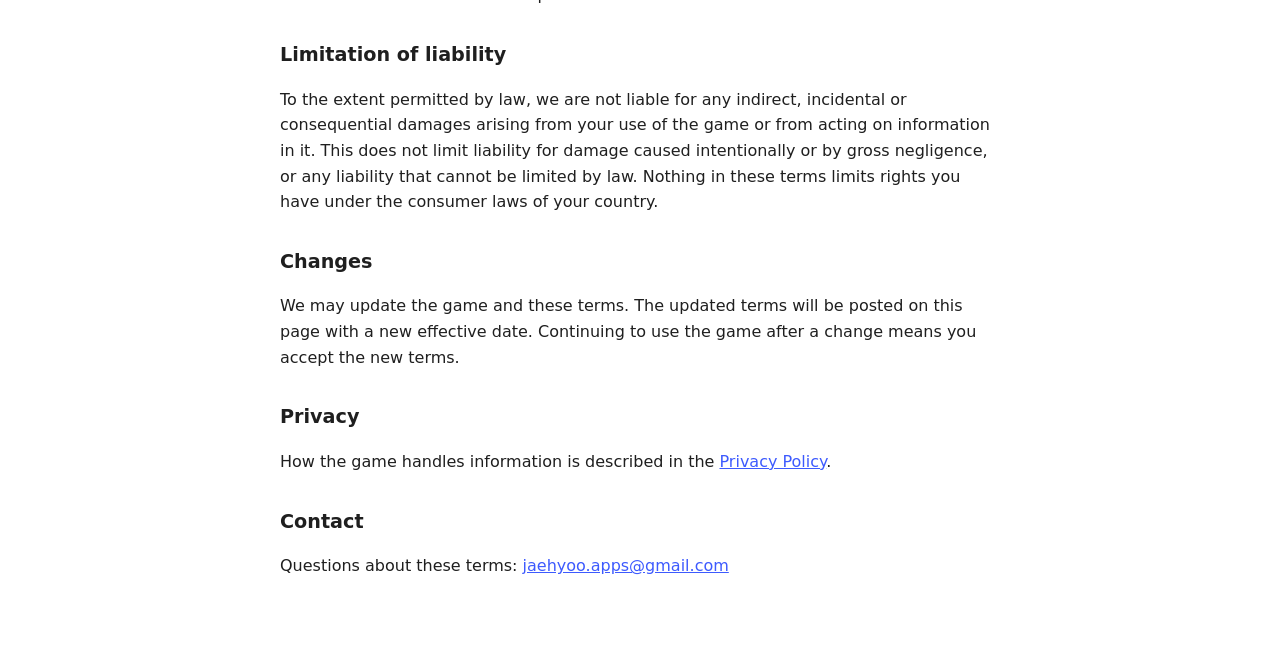
<file: tugosea/terms/index.html>
<!doctype html>
<html lang="en">
<head>
<meta charset="utf-8">
<meta name="viewport" content="width=device-width, initial-scale=1">
<title>Tug o' Sea Terms of Use</title>
<style>
  :root { --bg: #ffffff; --fg: #1f1f1f; --muted: #5f6368; --accent: #3d5afe; }
  @media (prefers-color-scheme: dark) {
    :root { --bg: #121212; --fg: #e8eaed; --muted: #9aa0a6; --accent: #8c9eff; }
  }
  body { margin: 0; background: var(--bg); color: var(--fg);
         font: 16px/1.6 system-ui, -apple-system, "Segoe UI", Roboto, sans-serif; }
  main { max-width: 720px; margin: 0 auto; padding: 32px 16px 64px; }
  h1 { font-size: 1.8rem; margin-bottom: 4px; }
  h2 { font-size: 1.2rem; margin-top: 32px; }
  .date { color: var(--muted); margin-top: 0; }
  a { color: var(--accent); }
  li { margin: 4px 0; }
</style>
</head>
<body>
<main>
<h1>Tug o' Sea Terms of Use</h1>
<p class="date">Effective date: September 20, 2026</p>
<p>These terms apply to your use of Tug o' Sea ("the game", released in Korean as Tug o' Sea: 물 만난 다이버), developed by jaehyoo ("we").
They cover every version of the game: for Android phones and tablets and for Android TV from
Google Play, and for PC from Steam. By installing or using the game you agree to them. If you do
not agree, please do not use the game.</p>

<h2>Using the game</h2>
<p>The game is a work of fiction made for entertainment. Spearing fish, boss fights, hazards,
depths, equipment and the diver's movements are all staged for play, and the seafloor, terrain
and underwater surroundings of each site are simplified and differ from the real places. Nothing in it is meant to
encourage or teach any real-world activity. You may use it for personal purposes, subject to
these terms and the terms of the store you got it from: the Google Play Terms of Service, or for
the PC version, the Steam Subscriber Agreement.</p>

<h2>Dive-site rules and protected species</h2>
<p>The dive sites, marine protected areas, fishing and spearfishing rules, protected species,
catch restrictions and wildlife facts shown in the game were researched from public sources
when the game was made.</p>
<ul>
  <li>This information may differ from the current situation. Laws, regulations,
      protected-area boundaries, protected-species lists and permit conditions change over
      time, and can depend on the place, the season, and your nationality or qualifications.</li>
  <li>The game shortens and simplifies this information, and it may contain errors. It is not
      legal advice or official guidance.</li>
  <li>If you plan to dive, fish, spearfish or collect anything in real life, you must check
      the current rules and permit requirements yourself with the local government, the
      authority managing the protected area, a certified local dive operator or similar
      sources. That responsibility is yours.</li>
  <li>In many places spearfishing with scuba equipment, taking anything inside protected
      areas, and catching or trading protected species are prohibited and can be punished.
      Being able to catch something in the game does not mean you may catch it in real life.</li>
</ul>

<h2>Safety</h2>
<p>Scuba diving, freediving and spearfishing are dangerous activities that can lead to injury
or death. Do not attempt them without certified training, proper equipment and a buddy. Do not
use the game as diving training material.</p>

<h2>Real places and organizations</h2>
<p>The game uses real place names, seas, islands and landmarks as settings, to introduce those
places. It is not affiliated with, sponsored by or endorsed by any government, authority,
company or organization connected with them. Some elements were left out of places such as
war sites and memorials out of respect.</p>

<h2>Health warning</h2>
<p>In rare cases flashing lights or fast-changing images can trigger photosensitive seizures.
If you or anyone in your family has a history of seizures or epilepsy, consult a doctor before
playing. Stop playing at once and consult a doctor if you feel dizzy or have altered vision,
muscle twitching or confusion. Avoid long sessions and take regular breaks.</p>

<h2>Ads and purchases</h2>
<p>On Android phones and tablets, the free version shows an ad provided by Google AdMob when a dive starts. You can also choose
to watch rewarded ads, for pearls in the shop or for a tank pack when you have run out; they are
never required to play.</p>
<p>The one-time "Remove ads" purchase turns off the ad when a dive starts, opens every sea at once
and raises the pearls paid for each cleared site, on every device signed in to the same Google
account. The rewarded ads stay available to watch if you choose. The whole game can be played in
the free version.</p>
<p>Pearl bundles are consumable purchases that add pearls to your balance once each time you
buy them.</p>
<p>Purchases are processed by Google Play, and refunds follow the
<a href="https://support.google.com/googleplay/answer/2479637">Google Play refund policy</a>.</p>
<p>The Android TV and PC versions show no ads and have no purchases inside the game. Pearls there
are earned by playing, including the pearl dive in the shop, and tank packs are not needed to
dive. A "Remove ads" purchase made on a phone or tablet also applies on Android TV signed in to
the same Google account.</p>
<p>The PC version is bought on Steam. That purchase, and any refund, is handled by Valve under the
<a href="https://store.steampowered.com/steam_refunds/">Steam refund policy</a>.</p>

<h2>Seasonal events</h2>
<ul>
  <li>Some seas, such as Winter Wonderland, are events open only in their season (for Winter
      Wonderland, from the day after Thanksgiving to December 25), going by your device's date.</li>
  <li>Event sites are played under the ordinary rules and pay pearls when cleared. Their clears
      count for the year they are made in and start over each year, and they are not part of the
      field guide, the records or the hall of fame.</li>
  <li>We may change an event's dates, sites and rewards, or end an event, in updates.</li>
</ul>

<h2>Pearls and gear</h2>
<ul>
  <li>Pearls, tank packs and gear (harpoons, wetsuits, knives and lanterns) are items inside the game. They
      have no cash value, cannot be exchanged for money or anything outside the game, and cannot
      be transferred to another player.</li>
  <li>Tank packs and bought gear are used up by the dives they are taken on. A dive quit or
      restarted from the pause menu within its first 10 seconds of play gives its tank pack and
      gear back. Every site can be cleared with the basic gear, which is always available.</li>
  <li>Your pearls and gear are kept on your device, and on Android in your Play Games saved games
      if you use cloud save. Without cloud save, uninstalling the game or clearing its data
      removes them. On PC they are kept in the game's folder in your user profile, and deleting
      that folder removes them. We cannot restore them.</li>
  <li>We may change prices, rewards and what gear does in updates to keep the game balanced. We
      will not take away pearls you have bought.</li>
</ul>

<h2>Intellectual property</h2>
<p>The game's software, art, music and text belong to us or their respective rights holders.
Open-source software and fonts included in the game are covered by their own licenses, which
you can read under "Open source licenses" on the title screen. Except as permitted by law or
by those licenses, you may not copy, modify, redistribute or sell the game.</p>

<h2>No warranty</h2>
<p>The game is provided "as is", without warranties of any kind, to the extent permitted by
law. We do not guarantee that it will be error-free or uninterrupted, or that the information
in it is accurate or up to date.</p>

<h2>Limitation of liability</h2>
<p>To the extent permitted by law, we are not liable for any indirect, incidental or
consequential damages arising from your use of the game or from acting on information in it.
This does not limit liability for damage caused intentionally or by gross negligence, or any
liability that cannot be limited by law. Nothing in these terms limits rights you have under
the consumer laws of your country.</p>

<h2>Changes</h2>
<p>We may update the game and these terms. The updated terms will be posted on this page with a
new effective date. Continuing to use the game after a change means you accept the new terms.</p>

<h2>Privacy</h2>
<p>How the game handles information is described in the <a href="../privacy/">Privacy Policy</a>.</p>

<h2>Contact</h2>
<p>Questions about these terms: <a href="mailto:jaehyoo.apps@gmail.com">jaehyoo.apps@gmail.com</a></p>
</main>
</body>
</html>
</file>
<file: styles.css>
:root {
  color-scheme: dark;
  --bg: #0b1020;
  --bg-soft: #0f172a;
  --panel: #111b31;
  --panel-light: #15213a;
  --text: #edf2ff;
  --muted: #9ba9c3;
  --faint: #65738e;
  --line: rgba(167, 187, 224, .14);
  --cyan: #5eead4;
  --blue: #7c9cff;
  --purple: #b59bff;
  --max: 1160px;
}
* { box-sizing: border-box; }
html { scroll-behavior: smooth; scroll-padding-top: 88px; }
body { margin: 0; background: var(--bg); color: var(--text); font-family: Inter, ui-sans-serif, system-ui, -apple-system, BlinkMacSystemFont, "Segoe UI", sans-serif; line-height: 1.65; -webkit-font-smoothing: antialiased; }
a { color: inherit; text-decoration: none; }
button { font: inherit; }
.container { width: min(var(--max), calc(100% - 48px)); margin-inline: auto; }
.section { padding: 112px 0; }
.skip-link { position: absolute; left: 12px; top: -50px; z-index: 100; background: var(--cyan); color: #07111c; padding: 8px 14px; border-radius: 8px; }
.skip-link:focus { top: 12px; }
.sr-only { position: absolute; width: 1px; height: 1px; padding: 0; margin: -1px; overflow: hidden; clip: rect(0,0,0,0); white-space: nowrap; border: 0; }
.site-header { position: sticky; top: 0; z-index: 50; background: rgba(11,16,32,.84); backdrop-filter: blur(18px); border-bottom: 1px solid var(--line); }
.nav-wrap { min-height: 76px; display: flex; align-items: center; justify-content: space-between; }
.wordmark { display: inline-flex; align-items: center; gap: 11px; font-size: 15px; font-weight: 750; letter-spacing: -.02em; }
.wordmark-mark { display: grid; place-items: center; width: 34px; height: 34px; border-radius: 10px; color: #081322; background: linear-gradient(135deg, var(--cyan), var(--blue)); font-size: 12px; letter-spacing: -.06em; }
.nav-links { display: flex; align-items: center; gap: 32px; color: var(--muted); font-size: 13px; font-weight: 600; }
.nav-links a { transition: color .2s ease; }
.nav-links a:hover, .nav-links a:focus-visible { color: var(--text); }
.nav-links .nav-cta { color: var(--text); padding: 10px 14px; border: 1px solid var(--line); border-radius: 9px; }
.nav-cta span { color: var(--cyan); margin-left: 5px; }
.menu-toggle { display: none; background: transparent; border: 0; padding: 8px; }
.menu-toggle span:not(.sr-only) { display: block; width: 22px; height: 2px; background: var(--text); margin: 5px; }
.hero { padding-top: 86px; padding-bottom: 30px; min-height: 690px; overflow: hidden; position: relative; }
.hero::before { content: ""; position: absolute; inset: 0; pointer-events: none; opacity: .2; background-image: linear-gradient(rgba(126,154,210,.08) 1px, transparent 1px), linear-gradient(90deg, rgba(126,154,210,.08) 1px, transparent 1px); background-size: 56px 56px; mask-image: linear-gradient(to bottom, black, transparent 85%); }
.hero-grid { position: relative; display: grid; grid-template-columns: 1.05fr .95fr; align-items: center; gap: 42px; min-height: 530px; }
.eyebrow { color: var(--cyan); font-size: 10px; font-weight: 800; letter-spacing: .17em; margin: 0 0 20px; }
.status-dot { display: inline-block; width: 7px; height: 7px; border-radius: 50%; background: var(--cyan); box-shadow: 0 0 12px rgba(94,234,212,.7); margin-right: 9px; }
.hero h1 { max-width: 640px; margin: 0; font-size: clamp(42px, 5.2vw, 68px); line-height: 1.06; letter-spacing: -.055em; font-weight: 760; }
.gradient-text { background: linear-gradient(105deg, var(--cyan) 5%, #87b6ff 54%, var(--purple) 100%); -webkit-background-clip: text; background-clip: text; color: transparent; }
.hero-lede { max-width: 555px; color: var(--muted); font-size: 16px; margin: 26px 0 28px; }
.hero-actions { display: flex; flex-wrap: wrap; gap: 12px; }
.button { display: inline-flex; align-items: center; gap: 14px; padding: 12px 17px; border-radius: 9px; font-size: 12px; font-weight: 750; transition: transform .2s, border-color .2s, background .2s; }
.button:hover { transform: translateY(-2px); }
.button-primary { color: #071322; background: linear-gradient(110deg, var(--cyan), #9bc4ff); }
.button-secondary { border: 1px solid var(--line); color: var(--text); background: rgba(255,255,255,.02); }
.button-secondary:hover { border-color: rgba(94,234,212,.5); }
.hero-meta { display: flex; flex-wrap: wrap; gap: 38px; margin-top: 48px; }
.hero-meta div { display: grid; gap: 4px; }
.meta-label { color: var(--faint); font-size: 9px; font-weight: 800; letter-spacing: .14em; }
.hero-meta div span:last-child { font-size: 11px; color: #c3cce0; }
.hero-visual { min-height: 440px; position: relative; display: grid; place-items: center; }
.visual-glow { position: absolute; width: 340px; height: 340px; border-radius: 50%; background: radial-gradient(circle, rgba(72,117,221,.23), rgba(75,55,156,.1) 45%, transparent 72%); filter: blur(5px); }
.code-window { z-index: 2; width: min(100%, 420px); background: rgba(14,23,43,.94); border: 1px solid rgba(148,176,232,.25); border-radius: 13px; box-shadow: 0 30px 90px rgba(0,0,0,.3), 0 0 50px rgba(79,116,218,.1); overflow: hidden; transform: perspective(1000px) rotateY(-5deg) rotateX(2deg); }
.window-bar { display: flex; align-items: center; gap: 5px; padding: 13px 15px; border-bottom: 1px solid var(--line); background: rgba(255,255,255,.025); }
.window-bar > span { width: 7px; height: 7px; border-radius: 50%; background: #56647e; }
.window-bar > span:first-child { background: #f08c8c; }.window-bar > span:nth-child(2) { background: #f2c779; }.window-bar > span:nth-child(3) { background: #70d6b2; }
.window-bar p { margin: 0 auto; color: #8998b4; font-size: 10px; font-family: ui-monospace, SFMono-Regular, Menlo, monospace; }
.code-lines { padding: 23px 14px 19px; color: #c8d5ee; font: 10px/2.25 ui-monospace, SFMono-Regular, Menlo, Consolas, monospace; white-space: nowrap; }
.code-lines i { display: inline-block; width: 31px; padding-right: 12px; color: #52617e; font-style: normal; text-align: right; }
.code-purple { color: #c3a5ff; }.code-blue { color: #7fc8ff; }.code-pink { color: #ff9bc5; }
.terminal-status { padding: 11px 15px; border-top: 1px solid var(--line); color: #9aabc7; font: 9px ui-monospace, monospace; }
.terminal-status .status-dot { width: 5px; height: 5px; margin-right: 7px; }.terminal-right { float: right; color: var(--cyan); }
.floating-chip { position: absolute; z-index: 3; display: flex; align-items: center; gap: 10px; padding: 12px 15px; background: rgba(18,29,52,.95); border: 1px solid rgba(148,176,232,.2); border-radius: 10px; box-shadow: 0 16px 35px rgba(0,0,0,.22); }
.chip-top { top: 48px; right: -5px; }.chip-bottom { bottom: 52px; left: -18px; }
.chip-icon { display: grid; place-items: center; width: 30px; height: 30px; border-radius: 8px; color: var(--cyan); background: rgba(94,234,212,.1); font-size: 17px; }
.chip-green { color: #8af0bc; background: rgba(138,240,188,.1); }
.floating-chip strong, .floating-chip small { display: block; }.floating-chip strong { font-size: 10px; }.floating-chip small { color: var(--muted); font-size: 9px; margin-top: 2px; }
.circuit { position: absolute; border: 1px solid rgba(112,151,226,.18); border-radius: 50%; transform: rotate(-24deg); }.circuit-one { width: 460px; height: 180px; }.circuit-two { width: 400px; height: 130px; transform: rotate(30deg); }
.visual-caption { position: absolute; bottom: 2px; left: 3px; right: 3px; color: #596987; font-size: 8px; font-weight: 800; letter-spacing: .16em; }.visual-caption span { float: right; }
.hero-bottom { display: flex; align-items: center; gap: 16px; color: #667590; font-size: 8px; font-weight: 800; letter-spacing: .15em; padding: 20px 0; }
.scroll-line { width: 55px; height: 1px; background: linear-gradient(90deg, var(--cyan), transparent); }.hero-bottom-right { margin-left: auto; }.tiny-square { display: inline-block; width: 5px; height: 5px; margin-left: 9px; background: var(--cyan); }
.about-section { border-top: 1px solid var(--line); border-bottom: 1px solid var(--line); background: linear-gradient(180deg, rgba(17,27,49,.42), transparent); }
.section-grid { display: grid; grid-template-columns: .82fr 1.18fr; gap: 90px; }
.section-heading h2, .approach-panel h2, .contact-panel h2 { font-size: clamp(32px, 4vw, 48px); line-height: 1.12; letter-spacing: -.045em; margin: 0; }
.section-heading .eyebrow { margin-bottom: 22px; }
.large-copy { color: #e0e8fa; font-size: 20px; line-height: 1.55; margin: 0 0 20px; letter-spacing: -.02em; }
.about-content > p:not(.large-copy) { color: var(--muted); font-size: 13px; max-width: 700px; }
.principles { display: grid; grid-template-columns: repeat(3,1fr); gap: 20px; margin-top: 38px; padding-top: 25px; border-top: 1px solid var(--line); }
.principle-number { display: block; color: var(--cyan); font: 10px ui-monospace, monospace; margin-bottom: 12px; }
.principles strong { font-size: 12px; }.principles p { color: var(--muted); font-size: 11px; line-height: 1.6; margin: 8px 0 0; }
.focus-section { background: var(--bg); }
.section-heading-wide { display: flex; justify-content: space-between; align-items: end; gap: 35px; margin-bottom: 46px; }
.section-intro { color: var(--muted); max-width: 350px; font-size: 12px; margin: 0 0 4px; }
.expertise-grid { display: grid; grid-template-columns: repeat(4,1fr); gap: 13px; }
.expertise-card { position: relative; padding: 25px 21px 22px; min-height: 265px; border: 1px solid var(--line); border-radius: 12px; background: linear-gradient(145deg, rgba(20,33,59,.8), rgba(13,20,37,.5)); transition: transform .2s, border-color .2s; }
.expertise-card:hover { transform: translateY(-4px); border-color: rgba(94,234,212,.35); }
.card-icon { display: grid; place-items: center; width: 36px; height: 36px; color: var(--cyan); border-radius: 9px; background: rgba(94,234,212,.09); font-size: 19px; margin-bottom: 24px; }
.card-index { position: absolute; top: 31px; right: 20px; color: #5b6b87; font: 10px ui-monospace, monospace; }
.expertise-card h3 { margin: 0 0 10px; font-size: 15px; letter-spacing: -.025em; }.expertise-card p { color: var(--muted); font-size: 11px; line-height: 1.7; margin: 0 0 20px; }
.tag-list { display: flex; flex-wrap: wrap; gap: 6px; }.tag-list span { color: #aebcd6; background: rgba(133,158,204,.08); border: 1px solid rgba(133,158,204,.12); border-radius: 5px; padding: 4px 7px; font-size: 9px; }
.projects-section { background: #0e1527; border-block: 1px solid var(--line); }
.project-list { display: grid; gap: 17px; }
.project-card { display: grid; grid-template-columns: .85fr 1.15fr; border: 1px solid var(--line); border-radius: 13px; overflow: hidden; background: rgba(16,26,47,.62); }
.project-art { min-height: 240px; position: relative; overflow: hidden; display: grid; place-items: center; background: #111d35; }
.art-label { position: absolute; left: 22px; top: 19px; color: #7d8eac; font: 9px ui-monospace, monospace; letter-spacing: .12em; z-index: 2; }
.art-bmc { background: radial-gradient(ellipse at 52% 52%, rgba(58,121,168,.25), transparent 55%), linear-gradient(140deg,#101b31,#0c1425); }
.art-bmc::before, .art-bmc::after { content: ""; position: absolute; width: 120%; height: 1px; background: rgba(94,234,212,.24); transform: rotate(30deg); }.art-bmc::after { transform: rotate(-30deg); }
.art-chip { z-index: 1; width: 116px; height: 116px; display: grid; place-content: center; text-align: center; border: 1px solid rgba(94,234,212,.7); border-radius: 14px; background: linear-gradient(135deg,#18334a,#122039); box-shadow: 0 0 0 9px rgba(94,234,212,.04), 0 0 0 18px rgba(94,234,212,.025), 0 0 45px rgba(94,234,212,.13); font-size: 20px; font-weight: 800; letter-spacing: .1em; }.art-chip span { display: block; color: var(--cyan); font: 10px ui-monospace, monospace; letter-spacing: .2em; }
.art-trace { position: absolute; inset: 20%; border: 1px dashed rgba(124,156,255,.28); border-radius: 50%; }
.art-debug { background: radial-gradient(ellipse at 50% 50%, rgba(126,91,205,.18), transparent 60%), #11172b; }
.waveform { position: absolute; inset: 0; display: flex; align-items: center; justify-content: center; gap: 7px; opacity: .8; }.waveform span { width: 3px; border-radius: 3px; background: linear-gradient(var(--purple), var(--blue)); height: 25%; }.waveform span:nth-child(3n) { height: 52%; }.waveform span:nth-child(4n) { height: 72%; }.waveform span:nth-child(5n) { height: 38%; }.waveform span:nth-child(7n) { height: 88%; }
.art-grid { position: absolute; inset: 0; opacity: .22; background-image: linear-gradient(rgba(163,145,255,.2) 1px, transparent 1px), linear-gradient(90deg, rgba(163,145,255,.2) 1px, transparent 1px); background-size: 22px 22px; mask-image: linear-gradient(transparent, black, transparent); }
.art-tools { background: radial-gradient(ellipse at 40% 50%, rgba(94,234,212,.13), transparent 60%), #0d1b2a; }
.tool-terminal { position: relative; z-index: 1; width: 78%; padding: 21px 17px; border: 1px solid rgba(94,234,212,.25); border-radius: 8px; background: rgba(5,14,25,.8); color: #c6d8e9; font: 10px/2 ui-monospace, monospace; box-shadow: 0 20px 50px rgba(0,0,0,.2); }.tool-terminal b,.tool-ok { color: var(--cyan); }.tool-terminal span { color: #8398b5; }.tool-terminal .tool-ok { color: #8af0bc; }.tool-cursor { display: inline-block; width: 6px; height: 11px; background: var(--cyan); margin-left: 4px; vertical-align: middle; }
.project-details { padding: 29px 34px; align-self: center; }.project-kicker { color: var(--cyan); font-size: 9px; font-weight: 800; letter-spacing: .14em; margin-bottom: 9px; }.project-details h3 { margin: 0 0 11px; font-size: 21px; letter-spacing: -.035em; }.project-details > p:not(.project-note) { color: var(--muted); font-size: 12px; max-width: 600px; margin: 0 0 18px; }.project-note { color: #71829e; font-size: 10px; margin: 20px 0 0; }.note-dot { display: inline-block; width: 5px; height: 5px; background: #e9be75; border-radius: 50%; margin: 0 6px 1px 0; }
.portfolio-disclaimer { color: #73829d; font-size: 10px; line-height: 1.6; margin: 18px 0 0; }
.approach-section { padding-top: 95px; padding-bottom: 95px; }
.approach-panel { display: grid; grid-template-columns: 1fr 1fr; gap: 70px; align-items: center; padding: 45px; border: 1px solid var(--line); border-radius: 14px; background: radial-gradient(ellipse at 0% 0%, rgba(94,234,212,.08), transparent 55%), var(--panel); }
.approach-panel .eyebrow { margin-bottom: 17px; }.approach-panel h2 { font-size: clamp(30px,3.3vw,42px); }
.approach-steps { display: grid; gap: 18px; }.approach-steps > div { display: flex; align-items: flex-start; gap: 18px; padding-bottom: 17px; border-bottom: 1px solid var(--line); }.approach-steps > div:last-child { border-bottom: 0; padding-bottom: 0; }.approach-steps span { color: var(--cyan); font: 10px ui-monospace, monospace; padding-top: 4px; }.approach-steps p { margin: 0; color: var(--muted); font-size: 11px; }.approach-steps strong { color: var(--text); font-size: 13px; }
.contact-section { padding-top: 70px; padding-bottom: 105px; }
.contact-panel { display: grid; grid-template-columns: 1fr .8fr; gap: 70px; align-items: center; }.contact-panel .eyebrow { margin-bottom: 20px; }.contact-copy { color: var(--muted); font-size: 13px; max-width: 400px; margin-top: 22px; }
.contact-links { display: grid; gap: 11px; }.contact-link { display: flex; align-items: center; gap: 14px; padding: 15px; border: 1px solid var(--line); border-radius: 10px; background: rgba(255,255,255,.02); transition: border-color .2s, background .2s; }.contact-link:hover { border-color: rgba(94,234,212,.35); background: rgba(94,234,212,.035); }.contact-link-icon { display: grid; place-items: center; width: 35px; height: 35px; border-radius: 8px; color: var(--cyan); background: rgba(94,234,212,.08); font: 11px ui-monospace, monospace; }.contact-link > span:nth-child(2) { display: grid; gap: 2px; }.contact-link small { color: #72829f; font-size: 8px; font-weight: 800; letter-spacing: .12em; }.contact-link strong { font-size: 11px; font-weight: 650; }.contact-link .arrow { color: var(--cyan); margin-left: auto; }.contact-hint { color: #73829d; font-size: 10px; margin: 3px 3px 0; }
.site-footer { border-top: 1px solid var(--line); background: #080d19; }.footer-inner { min-height: 82px; display: flex; align-items: center; gap: 25px; }.footer-inner .wordmark { font-size: 12px; }.footer-inner .wordmark-mark { width: 28px; height: 28px; font-size: 10px; }.footer-inner p,.copyright,.back-top { color: #6f7e99; font-size: 10px; }.back-top { margin-left: auto; }.copyright { margin-left: 10px; }
@media (max-width: 900px) {
  .section { padding: 85px 0; }.hero { padding-top: 65px; }.hero-grid { grid-template-columns: 1fr; gap: 25px; }.hero-copy { max-width: 720px; }.hero-visual { min-height: 400px; }.code-window { width: min(80%, 430px); }.chip-top { right: 7%; }.chip-bottom { left: 7%; }.section-grid { grid-template-columns: 1fr; gap: 35px; }.expertise-grid { grid-template-columns: repeat(2,1fr); }.project-card { grid-template-columns: .8fr 1.2fr; }.approach-panel { gap: 35px; padding: 32px; }.contact-panel { gap: 35px; }
}
@media (max-width: 620px) {
  .container { width: min(var(--max), calc(100% - 34px)); }.nav-wrap { min-height: 67px; }.menu-toggle { display: block; cursor: pointer; }.nav-links { display: none; position: absolute; top: 66px; left: 0; right: 0; padding: 18px 24px 22px; background: rgba(11,16,32,.98); border-bottom: 1px solid var(--line); flex-direction: column; align-items: stretch; gap: 0; }.nav-links.open { display: flex; }.nav-links a { padding: 12px 3px; }.nav-links .nav-cta { margin-top: 8px; padding: 10px 12px; }
  .section { padding: 70px 0; }.hero { padding-top: 54px; min-height: 0; }.hero h1 { font-size: clamp(40px, 12vw, 56px); }.hero-lede { font-size: 14px; }.hero-meta { gap: 22px; margin-top: 35px; }.hero-visual { min-height: 330px; margin-top: 4px; }.code-window { width: 95%; }.code-lines { font-size: 8px; padding-inline: 8px; }.chip-top { top: 8px; right: -1px; }.chip-bottom { bottom: 20px; left: -2px; }.floating-chip { padding: 9px 10px; }.floating-chip strong { font-size: 9px; }.floating-chip small { font-size: 8px; }.chip-icon { width: 26px; height: 26px; }.visual-caption { bottom: -3px; }.hero-bottom { padding-top: 25px; }.hero-bottom-right { display: none; }
  .section-heading-wide { display: block; }.section-intro { margin-top: 18px; }.principles { grid-template-columns: 1fr; gap: 19px; }.principles > div { display: grid; grid-template-columns: 32px 1fr; column-gap: 10px; }.principle-number { grid-row: span 2; margin: 2px 0 0; }.principles p { margin-top: 3px; }
  .expertise-grid { grid-template-columns: 1fr; }.expertise-card { min-height: 0; }.card-icon { margin-bottom: 16px; }.project-card { grid-template-columns: 1fr; }.project-art { min-height: 190px; }.project-details { padding: 24px 21px; }.project-details h3 { font-size: 19px; }.approach-panel { grid-template-columns: 1fr; padding: 27px 22px; gap: 30px; }.contact-panel { grid-template-columns: 1fr; gap: 28px; }.contact-section { padding-bottom: 75px; }.footer-inner { padding-block: 20px; flex-wrap: wrap; gap: 14px 18px; }.footer-inner p { order: 3; width: 100%; margin: 0; }.back-top { margin-left: auto; }.copyright { margin-left: 0; }
}
@media (prefers-reduced-motion: reduce) { html { scroll-behavior: auto; } *, *::before, *::after { transition-duration: .01ms !important; animation-duration: .01ms !important; } }
.art-nudge, .art-prism, .art-tugosea { background: radial-gradient(ellipse at 50% 50%, rgba(196,214,0,.18), transparent 60%), #111d35; }
.app-icon { width: 128px; height: 128px; border-radius: 28px; box-shadow: 0 20px 50px rgba(0,0,0,.45); }
.project-links { display: flex; gap: 18px; margin: 18px 0 0; font-size: 12px; }.project-links a { color: var(--cyan); }.project-links a:hover { text-decoration: underline; }
.app-link { display: block; border-radius: 28px; transition: transform .2s ease; }.app-link:hover, .app-link:focus-visible { transform: translateY(-3px) scale(1.04); }
.title-link:hover, .title-link:focus-visible { color: var(--cyan); }
</file>
